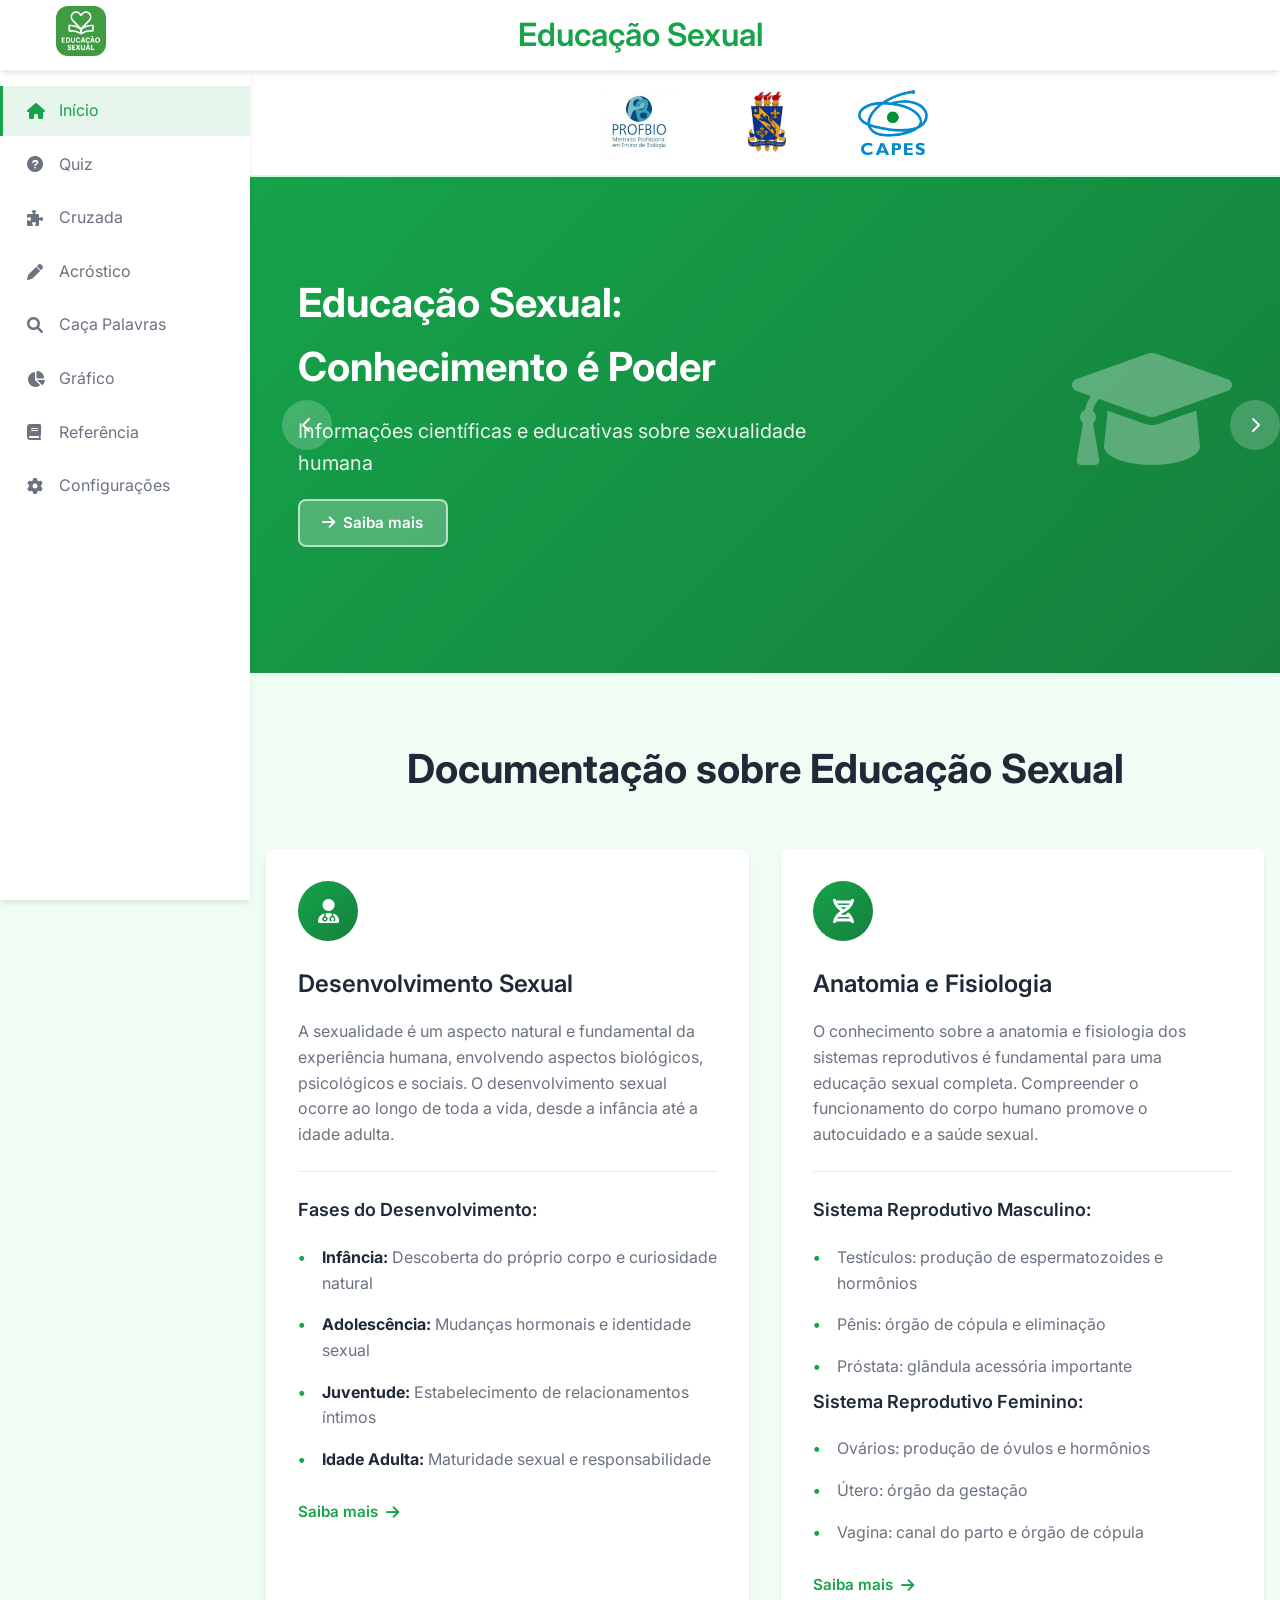
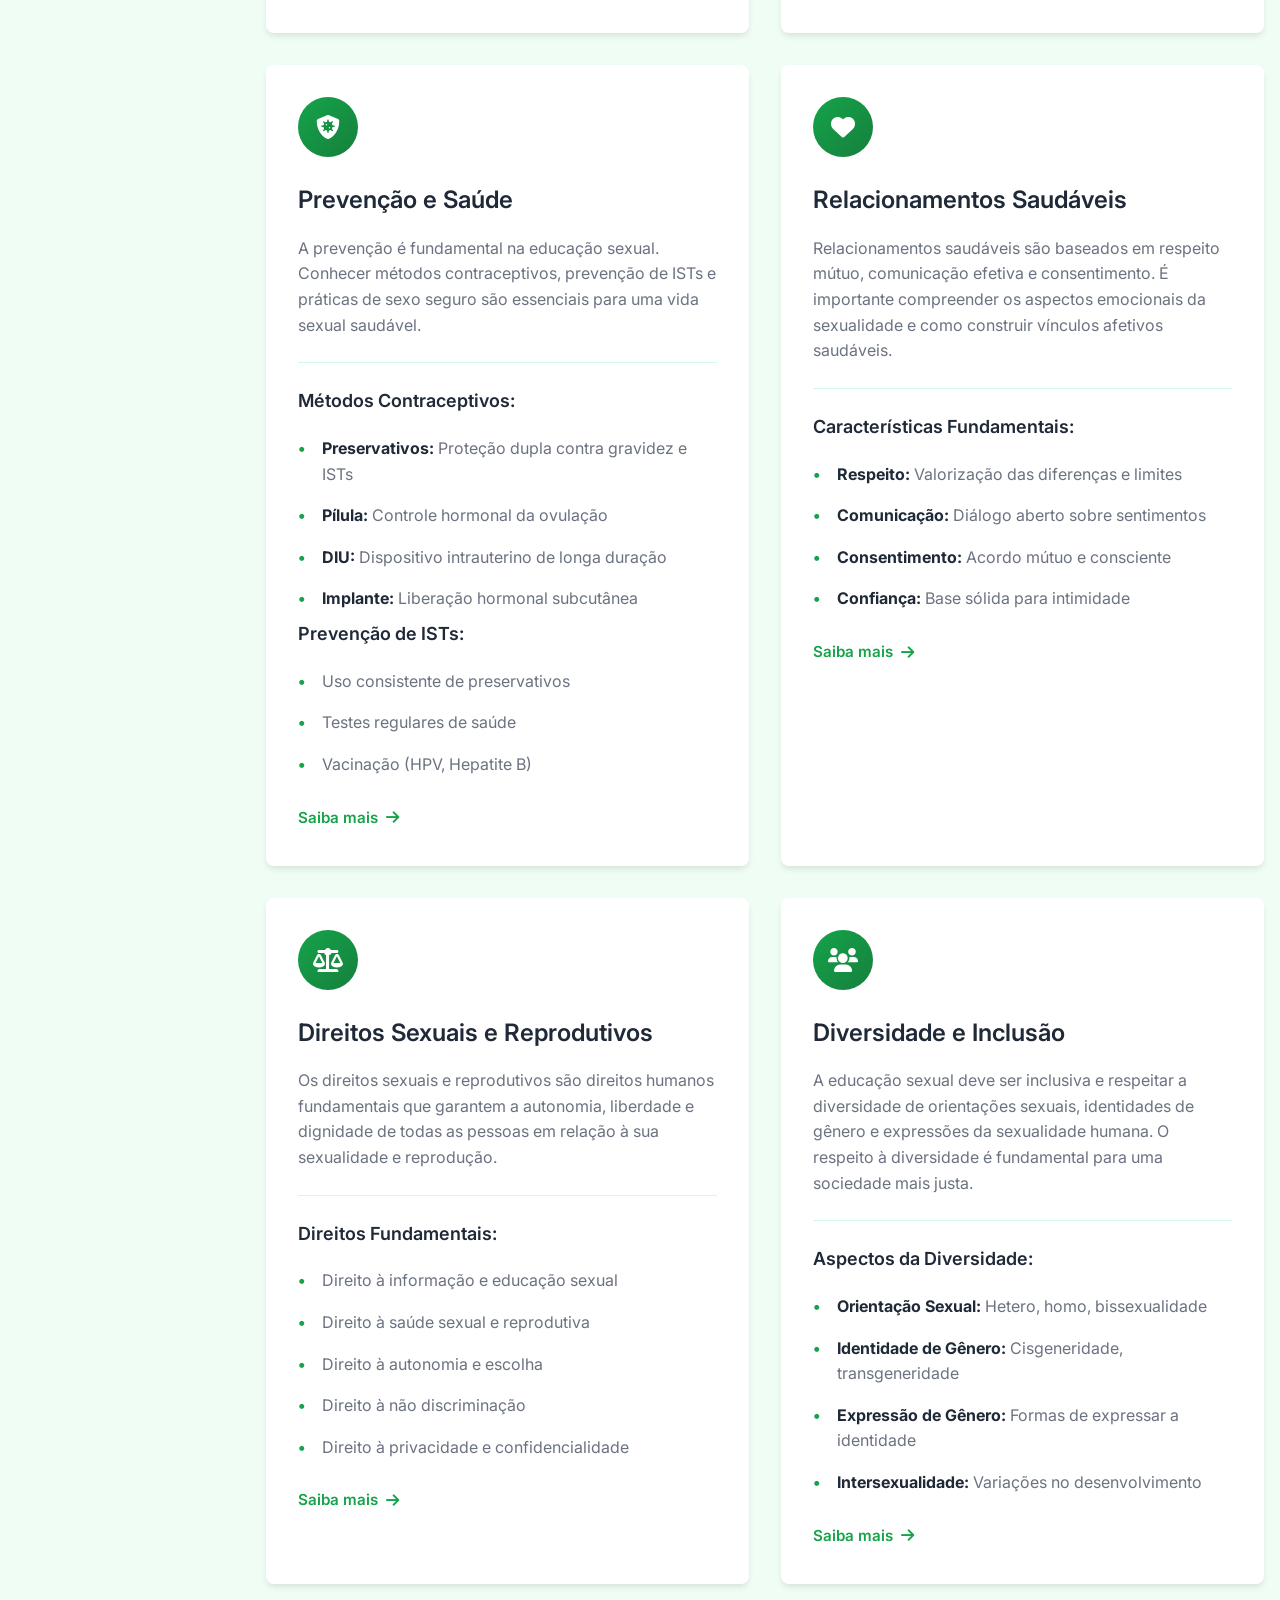
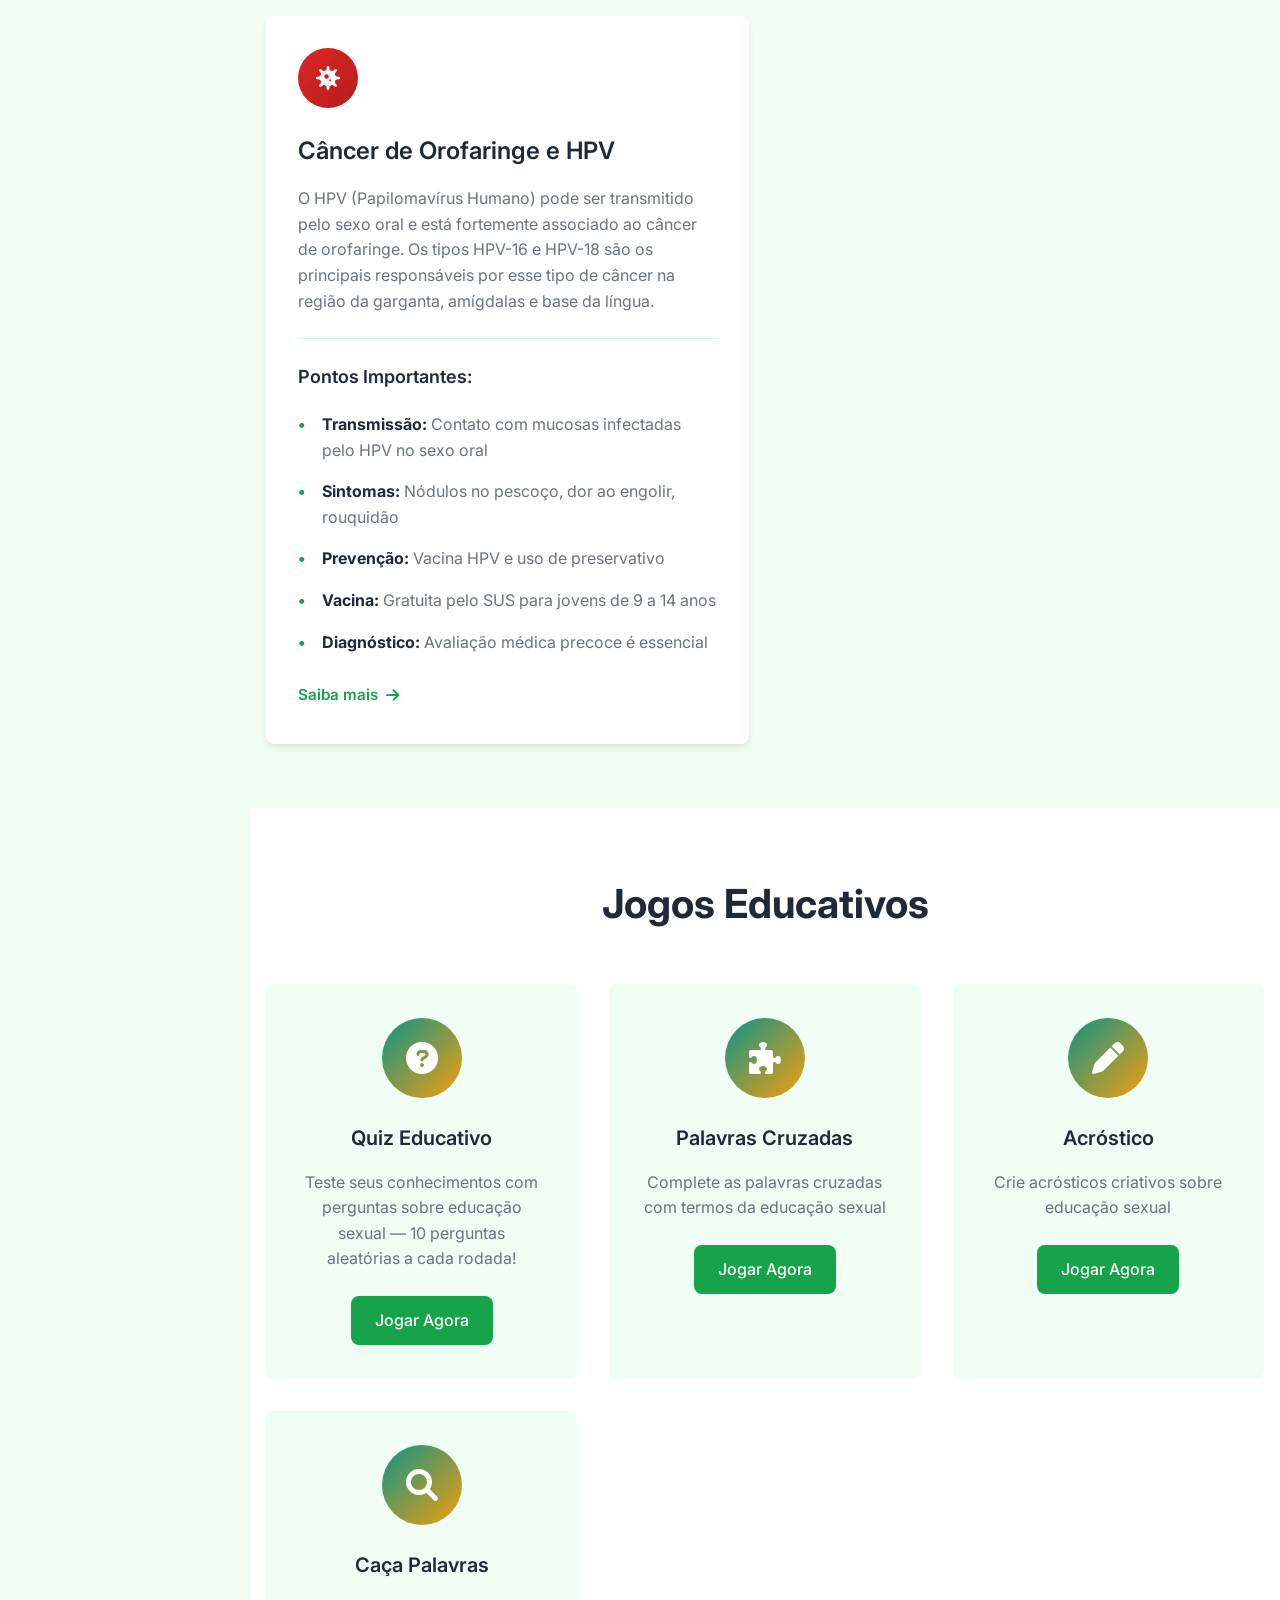
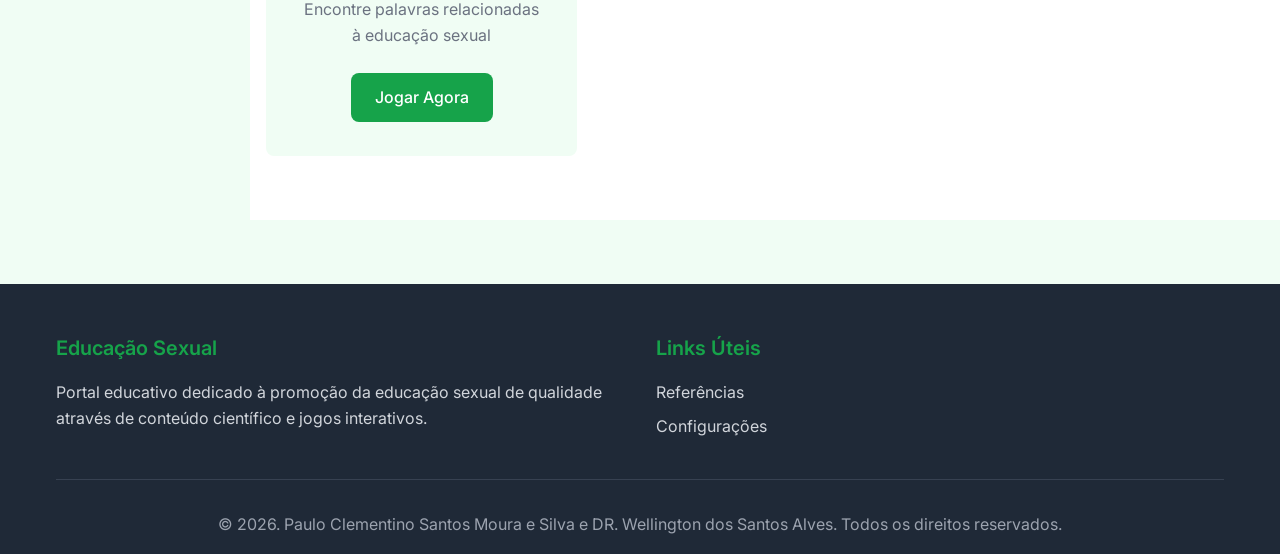
<file: index.html>
<!DOCTYPE html>
<html lang="pt-BR">
<head>
    <meta charset="UTF-8">
    <meta name="viewport" content="width=device-width, initial-scale=1.0">
    <title>Educação Sexual - Portal Educativo</title>
    <link rel="stylesheet" href="styles/main.css?v=3">
    <link rel="stylesheet" href="styles/responsive.css?v=3">
    <link href="https://cdnjs.cloudflare.com/ajax/libs/font-awesome/6.0.0/css/all.min.css" rel="stylesheet">
    <link href="https://fonts.googleapis.com/css2?family=Inter:wght@300;400;500;600;700&display=swap" rel="stylesheet">
    <style>
        /* Logos Section */
        .logos-section {
            background: var(--surface-color);
            padding: 1.25rem 0;
            border-bottom: 2px solid var(--border-color);
        }
        .logos-bar {
            display: flex;
            justify-content: center;
            align-items: center;
            gap: 4rem;
            flex-wrap: wrap;
            padding: 0 1rem;
        }
        .logos-bar img {
            height: 65px;
            width: auto;
            object-fit: contain;
        }

        /* Carousel slide link button */
        .slide-link-btn {
            display: inline-flex;
            align-items: center;
            gap: 0.5rem;
            margin-top: 1.25rem;
            background: rgba(255,255,255,0.25);
            color: white;
            padding: 0.6rem 1.4rem;
            border-radius: var(--border-radius);
            text-decoration: none;
            font-weight: 600;
            font-size: 0.95rem;
            transition: var(--transition);
            border: 2px solid rgba(255,255,255,0.6);
        }
        .slide-link-btn:hover {
            background: rgba(255,255,255,0.4);
            color: white;
        }

        /* Saiba Mais link on cards */
        .saiba-mais-btn {
            display: inline-flex;
            align-items: center;
            gap: 0.5rem;
            margin-top: 1.25rem;
            color: var(--primary-color);
            font-weight: 600;
            text-decoration: none;
            font-size: 0.95rem;
            transition: var(--transition);
            border-bottom: 2px solid transparent;
            padding-bottom: 2px;
        }
        .saiba-mais-btn:hover {
            border-bottom-color: var(--primary-color);
            gap: 0.75rem;
        }

        /* HPV card header — destaque em vermelho */
        .card-icon.hpv-icon {
            background: linear-gradient(135deg, #dc2626, #b91c1c);
        }
    </style>
</head>
<body>
    <!-- Navigation -->
    <nav class="navbar">
        <div class="nav-container">
            <div class="nav-logo">
                <img src="assets/logo-app.jpeg" alt="Logo">
            </div>
            <div class="nav-title">
                <h1>Educação Sexual</h1>
            </div>
            <div class="nav-toggle" id="nav-toggle">
                <i class="fas fa-bars"></i>
            </div>
        </div>
    </nav>

    <!-- Sidebar -->
    <aside class="sidebar" id="sidebar">
        <div class="sidebar-content">
            <ul class="sidebar-menu">
                <li><a href="index.html" class="active"><i class="fas fa-home"></i> Início</a></li>
                <li><a href="pages/quiz.html"><i class="fas fa-question-circle"></i> Quiz</a></li>
                <li><a href="pages/crossword.html"><i class="fas fa-puzzle-piece"></i> Cruzada</a></li>
                <li><a href="pages/acrostic.html"><i class="fas fa-pen"></i> Acróstico</a></li>
                <li><a href="pages/wordsearch.html"><i class="fas fa-search"></i> Caça Palavras</a></li>
                <li><a href="pages/charts.html"><i class="fas fa-chart-pie"></i> Gráfico</a></li>
                <li><a href="pages/references.html"><i class="fas fa-book"></i> Referência</a></li>
                <li><a href="pages/settings.html"><i class="fas fa-cog"></i> Configurações</a></li>
            </ul>
        </div>
    </aside>

    <!-- Main Content -->
    <main class="main-content">

        <!-- Institution Logos -->
        <section class="logos-section">
            <div class="logos-bar">
                <img src="assets/logo-profbio.jpeg" alt="PROFBIO - Mestrado Profissional em Ensino de Biologia">
                <img src="assets/logo-ufpb.jpeg" alt="Universidade Federal da Paraíba">
                <img src="assets/logo-capes.png" alt="CAPES">
            </div>
        </section>

        <!-- Hero Section with Carousel -->
        <section class="hero">
            <div class="carousel-container">
                <div class="carousel" id="carousel">
                    <div class="carousel-slide active">
                        <div class="slide-content">
                            <h2>Educação Sexual: Conhecimento é Poder</h2>
                            <p>Informações científicas e educativas sobre sexualidade humana</p>
                            <a href="pages/slide-conhecimento.html" class="slide-link-btn">
                                <i class="fas fa-arrow-right"></i> Saiba mais
                            </a>
                        </div>
                        <div class="slide-image">
                            <i class="fas fa-graduation-cap"></i>
                        </div>
                    </div>
                    <div class="carousel-slide">
                        <div class="slide-content">
                            <h2>Saúde e Bem-estar</h2>
                            <p>Promovendo a saúde sexual e reprodutiva através da educação</p>
                            <a href="pages/slide-saude.html" class="slide-link-btn">
                                <i class="fas fa-arrow-right"></i> Saiba mais
                            </a>
                        </div>
                        <div class="slide-image">
                            <i class="fas fa-heart"></i>
                        </div>
                    </div>
                    <div class="carousel-slide">
                        <div class="slide-content">
                            <h2>Prevenção e Cuidado</h2>
                            <p>Informações sobre prevenção e cuidados com a saúde sexual</p>
                            <a href="pages/slide-prevencao.html" class="slide-link-btn">
                                <i class="fas fa-arrow-right"></i> Saiba mais
                            </a>
                        </div>
                        <div class="slide-image">
                            <i class="fas fa-shield-alt"></i>
                        </div>
                    </div>
                </div>
                <div class="carousel-controls">
                    <button class="carousel-btn prev" id="prevBtn"><i class="fas fa-chevron-left"></i></button>
                    <button class="carousel-btn next" id="nextBtn"><i class="fas fa-chevron-right"></i></button>
                </div>
                <div class="carousel-indicators" id="indicators"></div>
            </div>
        </section>

        <!-- Educational Content -->
        <section class="content-section">
            <div class="container">
                <h2 class="section-title">Documentação sobre Educação Sexual</h2>

                <div class="content-grid">
                    <!-- Card 1: Desenvolvimento Sexual -->
                    <article class="content-card">
                        <div class="card-icon">
                            <i class="fas fa-user-md"></i>
                        </div>
                        <h3>Desenvolvimento Sexual</h3>
                        <p>A sexualidade é um aspecto natural e fundamental da experiência humana, envolvendo aspectos biológicos, psicológicos e sociais. O desenvolvimento sexual ocorre ao longo de toda a vida, desde a infância até a idade adulta.</p>
                        <div class="content-details">
                            <h4>Fases do Desenvolvimento:</h4>
                            <ul>
                                <li><strong>Infância:</strong> Descoberta do próprio corpo e curiosidade natural</li>
                                <li><strong>Adolescência:</strong> Mudanças hormonais e identidade sexual</li>
                                <li><strong>Juventude:</strong> Estabelecimento de relacionamentos íntimos</li>
                                <li><strong>Idade Adulta:</strong> Maturidade sexual e responsabilidade</li>
                            </ul>
                        </div>
                        <a href="pages/detail-desenvolvimento.html" class="saiba-mais-btn">
                            Saiba mais <i class="fas fa-arrow-right"></i>
                        </a>
                    </article>

                    <!-- Card 2: Anatomia e Fisiologia -->
                    <article class="content-card">
                        <div class="card-icon">
                            <i class="fas fa-dna"></i>
                        </div>
                        <h3>Anatomia e Fisiologia</h3>
                        <p>O conhecimento sobre a anatomia e fisiologia dos sistemas reprodutivos é fundamental para uma educação sexual completa. Compreender o funcionamento do corpo humano promove o autocuidado e a saúde sexual.</p>
                        <div class="content-details">
                            <h4>Sistema Reprodutivo Masculino:</h4>
                            <ul>
                                <li>Testículos: produção de espermatozoides e hormônios</li>
                                <li>Pênis: órgão de cópula e eliminação</li>
                                <li>Próstata: glândula acessória importante</li>
                            </ul>
                            <h4>Sistema Reprodutivo Feminino:</h4>
                            <ul>
                                <li>Ovários: produção de óvulos e hormônios</li>
                                <li>Útero: órgão da gestação</li>
                                <li>Vagina: canal do parto e órgão de cópula</li>
                            </ul>
                        </div>
                        <a href="pages/detail-anatomia.html" class="saiba-mais-btn">
                            Saiba mais <i class="fas fa-arrow-right"></i>
                        </a>
                    </article>

                    <!-- Card 3: Prevenção e Saúde -->
                    <article class="content-card">
                        <div class="card-icon">
                            <i class="fas fa-shield-virus"></i>
                        </div>
                        <h3>Prevenção e Saúde</h3>
                        <p>A prevenção é fundamental na educação sexual. Conhecer métodos contraceptivos, prevenção de ISTs e práticas de sexo seguro são essenciais para uma vida sexual saudável.</p>
                        <div class="content-details">
                            <h4>Métodos Contraceptivos:</h4>
                            <ul>
                                <li><strong>Preservativos:</strong> Proteção dupla contra gravidez e ISTs</li>
                                <li><strong>Pílula:</strong> Controle hormonal da ovulação</li>
                                <li><strong>DIU:</strong> Dispositivo intrauterino de longa duração</li>
                                <li><strong>Implante:</strong> Liberação hormonal subcutânea</li>
                            </ul>
                            <h4>Prevenção de ISTs:</h4>
                            <ul>
                                <li>Uso consistente de preservativos</li>
                                <li>Testes regulares de saúde</li>
                                <li>Vacinação (HPV, Hepatite B)</li>
                            </ul>
                        </div>
                        <a href="pages/detail-prevencao.html" class="saiba-mais-btn">
                            Saiba mais <i class="fas fa-arrow-right"></i>
                        </a>
                    </article>

                    <!-- Card 4: Relacionamentos Saudáveis -->
                    <article class="content-card">
                        <div class="card-icon">
                            <i class="fas fa-heart"></i>
                        </div>
                        <h3>Relacionamentos Saudáveis</h3>
                        <p>Relacionamentos saudáveis são baseados em respeito mútuo, comunicação efetiva e consentimento. É importante compreender os aspectos emocionais da sexualidade e como construir vínculos afetivos saudáveis.</p>
                        <div class="content-details">
                            <h4>Características Fundamentais:</h4>
                            <ul>
                                <li><strong>Respeito:</strong> Valorização das diferenças e limites</li>
                                <li><strong>Comunicação:</strong> Diálogo aberto sobre sentimentos</li>
                                <li><strong>Consentimento:</strong> Acordo mútuo e consciente</li>
                                <li><strong>Confiança:</strong> Base sólida para intimidade</li>
                            </ul>
                        </div>
                        <a href="pages/detail-relacionamentos.html" class="saiba-mais-btn">
                            Saiba mais <i class="fas fa-arrow-right"></i>
                        </a>
                    </article>

                    <!-- Card 5: Direitos Sexuais e Reprodutivos -->
                    <article class="content-card">
                        <div class="card-icon">
                            <i class="fas fa-balance-scale"></i>
                        </div>
                        <h3>Direitos Sexuais e Reprodutivos</h3>
                        <p>Os direitos sexuais e reprodutivos são direitos humanos fundamentais que garantem a autonomia, liberdade e dignidade de todas as pessoas em relação à sua sexualidade e reprodução.</p>
                        <div class="content-details">
                            <h4>Direitos Fundamentais:</h4>
                            <ul>
                                <li>Direito à informação e educação sexual</li>
                                <li>Direito à saúde sexual e reprodutiva</li>
                                <li>Direito à autonomia e escolha</li>
                                <li>Direito à não discriminação</li>
                                <li>Direito à privacidade e confidencialidade</li>
                            </ul>
                        </div>
                        <a href="pages/detail-direitos.html" class="saiba-mais-btn">
                            Saiba mais <i class="fas fa-arrow-right"></i>
                        </a>
                    </article>

                    <!-- Card 6: Diversidade e Inclusão -->
                    <article class="content-card">
                        <div class="card-icon">
                            <i class="fas fa-users"></i>
                        </div>
                        <h3>Diversidade e Inclusão</h3>
                        <p>A educação sexual deve ser inclusiva e respeitar a diversidade de orientações sexuais, identidades de gênero e expressões da sexualidade humana. O respeito à diversidade é fundamental para uma sociedade mais justa.</p>
                        <div class="content-details">
                            <h4>Aspectos da Diversidade:</h4>
                            <ul>
                                <li><strong>Orientação Sexual:</strong> Hetero, homo, bissexualidade</li>
                                <li><strong>Identidade de Gênero:</strong> Cisgeneridade, transgeneridade</li>
                                <li><strong>Expressão de Gênero:</strong> Formas de expressar a identidade</li>
                                <li><strong>Intersexualidade:</strong> Variações no desenvolvimento</li>
                            </ul>
                        </div>
                        <a href="pages/detail-diversidade.html" class="saiba-mais-btn">
                            Saiba mais <i class="fas fa-arrow-right"></i>
                        </a>
                    </article>

                    <!-- Card 7: Câncer de Orofaringe e HPV (NOVO) -->
                    <article class="content-card">
                        <div class="card-icon hpv-icon">
                            <i class="fas fa-virus"></i>
                        </div>
                        <h3>Câncer de Orofaringe e HPV</h3>
                        <p>O HPV (Papilomavírus Humano) pode ser transmitido pelo sexo oral e está fortemente associado ao câncer de orofaringe. Os tipos HPV-16 e HPV-18 são os principais responsáveis por esse tipo de câncer na região da garganta, amígdalas e base da língua.</p>
                        <div class="content-details">
                            <h4>Pontos Importantes:</h4>
                            <ul>
                                <li><strong>Transmissão:</strong> Contato com mucosas infectadas pelo HPV no sexo oral</li>
                                <li><strong>Sintomas:</strong> Nódulos no pescoço, dor ao engolir, rouquidão</li>
                                <li><strong>Prevenção:</strong> Vacina HPV e uso de preservativo</li>
                                <li><strong>Vacina:</strong> Gratuita pelo SUS para jovens de 9 a 14 anos</li>
                                <li><strong>Diagnóstico:</strong> Avaliação médica precoce é essencial</li>
                            </ul>
                        </div>
                        <a href="pages/detail-hpv-orofaringe.html" class="saiba-mais-btn">
                            Saiba mais <i class="fas fa-arrow-right"></i>
                        </a>
                    </article>
                </div>
            </div>
        </section>

        <!-- Interactive Games Preview -->
        <section class="games-preview">
            <div class="container">
                <h2 class="section-title">Jogos Educativos</h2>
                <div class="games-grid">
                    <div class="game-card">
                        <div class="game-icon">
                            <i class="fas fa-question-circle"></i>
                        </div>
                        <h3>Quiz Educativo</h3>
                        <p>Teste seus conhecimentos com perguntas sobre educação sexual — 10 perguntas aleatórias a cada rodada!</p>
                        <a href="pages/quiz.html" class="game-link">Jogar Agora</a>
                    </div>
                    <div class="game-card">
                        <div class="game-icon">
                            <i class="fas fa-puzzle-piece"></i>
                        </div>
                        <h3>Palavras Cruzadas</h3>
                        <p>Complete as palavras cruzadas com termos da educação sexual</p>
                        <a href="pages/crossword.html" class="game-link">Jogar Agora</a>
                    </div>
                    <div class="game-card">
                        <div class="game-icon">
                            <i class="fas fa-pen"></i>
                        </div>
                        <h3>Acróstico</h3>
                        <p>Crie acrósticos criativos sobre educação sexual</p>
                        <a href="pages/acrostic.html" class="game-link">Jogar Agora</a>
                    </div>
                    <div class="game-card">
                        <div class="game-icon">
                            <i class="fas fa-search"></i>
                        </div>
                        <h3>Caça Palavras</h3>
                        <p>Encontre palavras relacionadas à educação sexual</p>
                        <a href="pages/wordsearch.html" class="game-link">Jogar Agora</a>
                    </div>
                </div>
            </div>
        </section>
    </main>

    <!-- Footer -->
    <footer class="footer">
        <div class="container">
            <div class="footer-content">
                <div class="footer-section">
                    <h3>Educação Sexual</h3>
                    <p>Portal educativo dedicado à promoção da educação sexual de qualidade através de conteúdo científico e jogos interativos.</p>
                </div>
                <div class="footer-section">
                    <h3>Links Úteis</h3>
                    <ul>
                        <li><a href="pages/references.html">Referências</a></li>
                        <li><a href="pages/settings.html">Configurações</a></li>
                    </ul>
                </div>
            </div>
            <div class="footer-bottom">
                <p>&copy; 2026. Paulo Clementino Santos Moura e Silva e DR. Wellington dos Santos Alves. Todos os direitos reservados.</p>
            </div>
        </div>
    </footer>

    <script src="js/storage.js?v=2"></script>
    <script src="js/carousel.js?v=2"></script>
    <script src="js/main.js?v=2"></script>
</body>
</html>
</file>
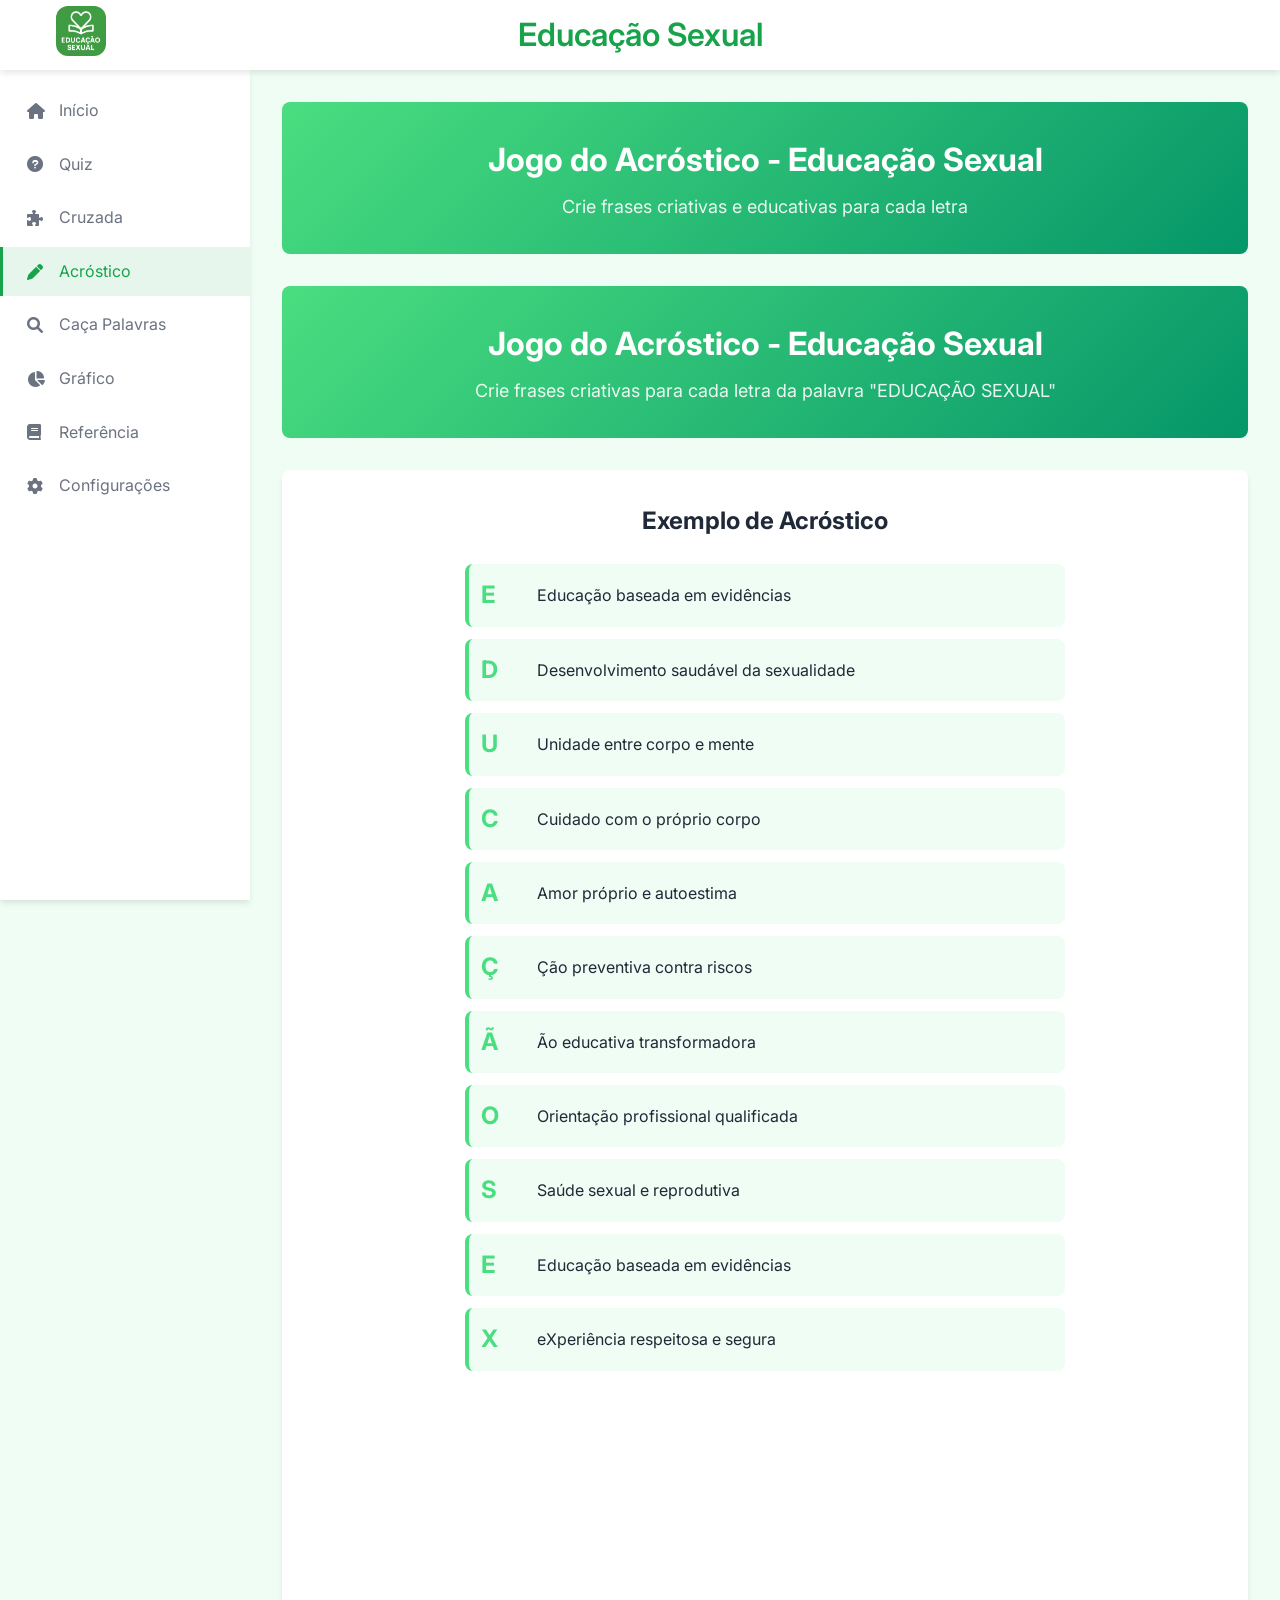
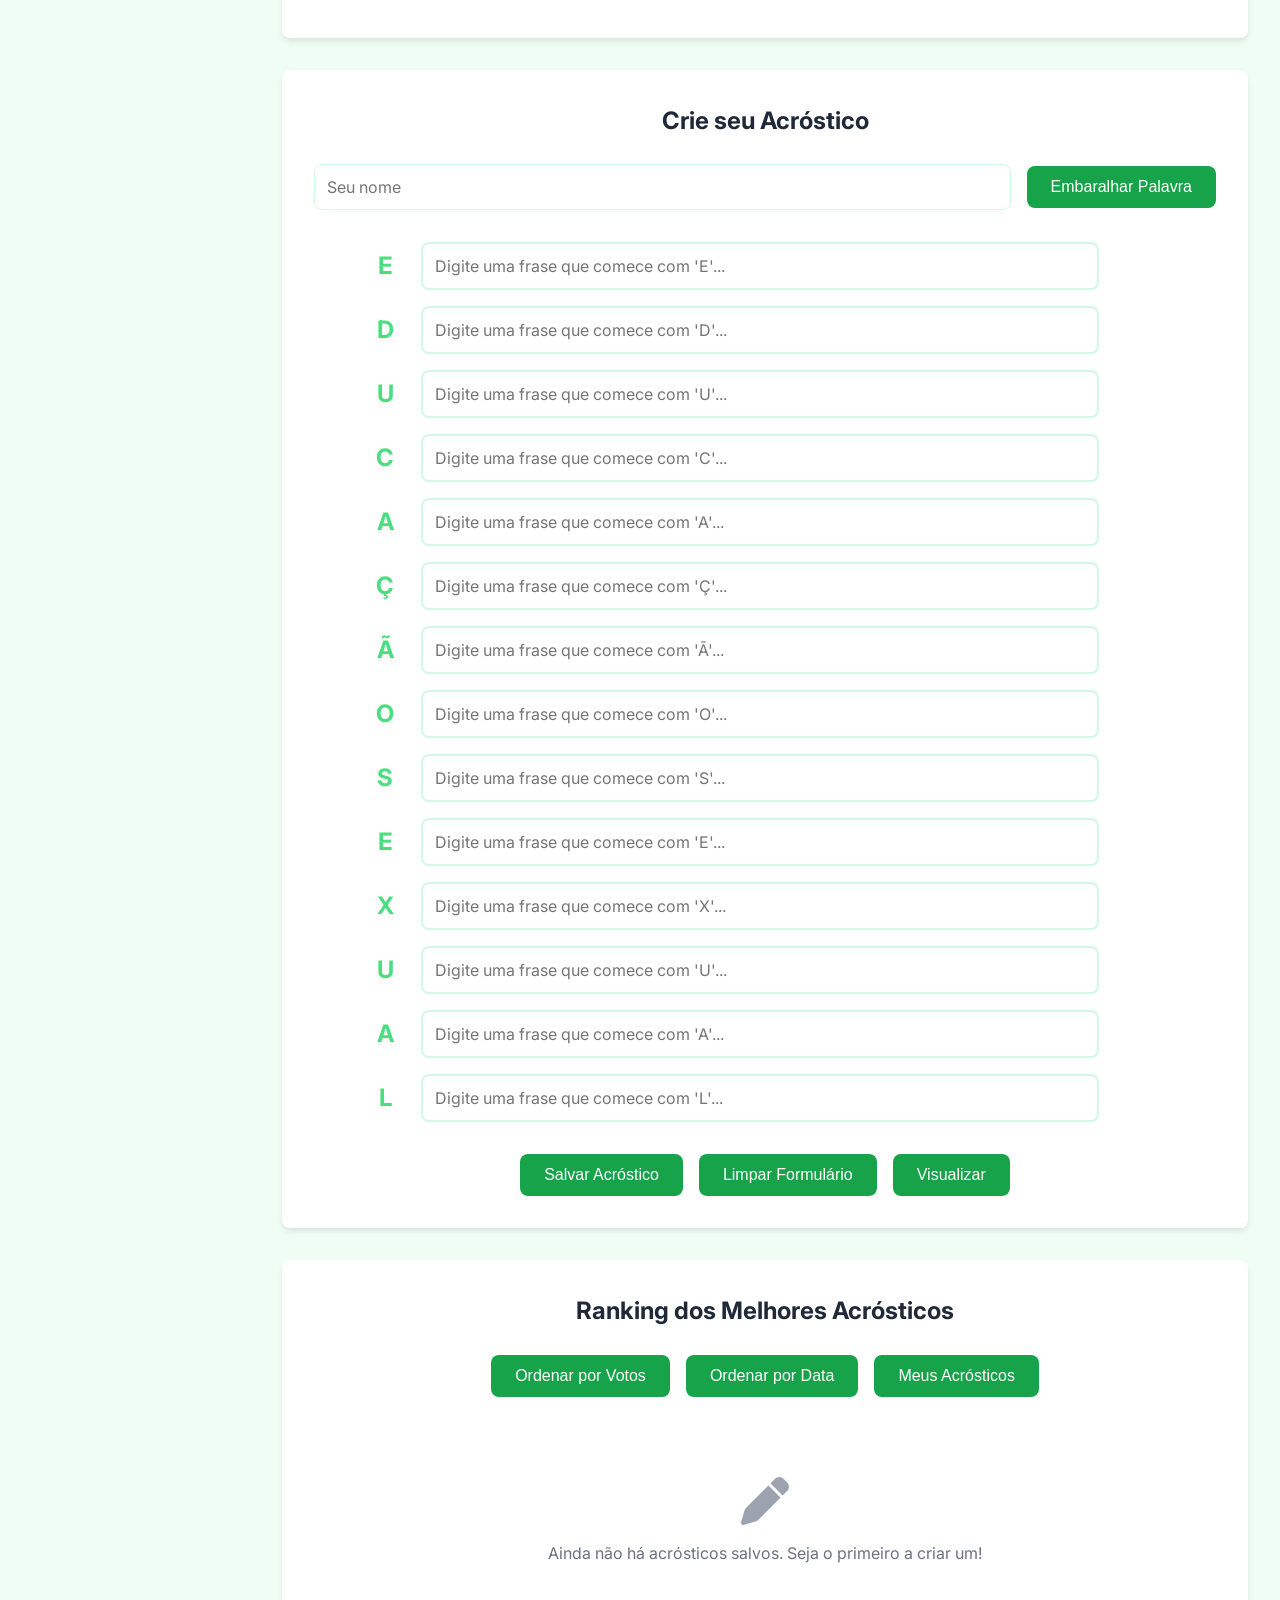
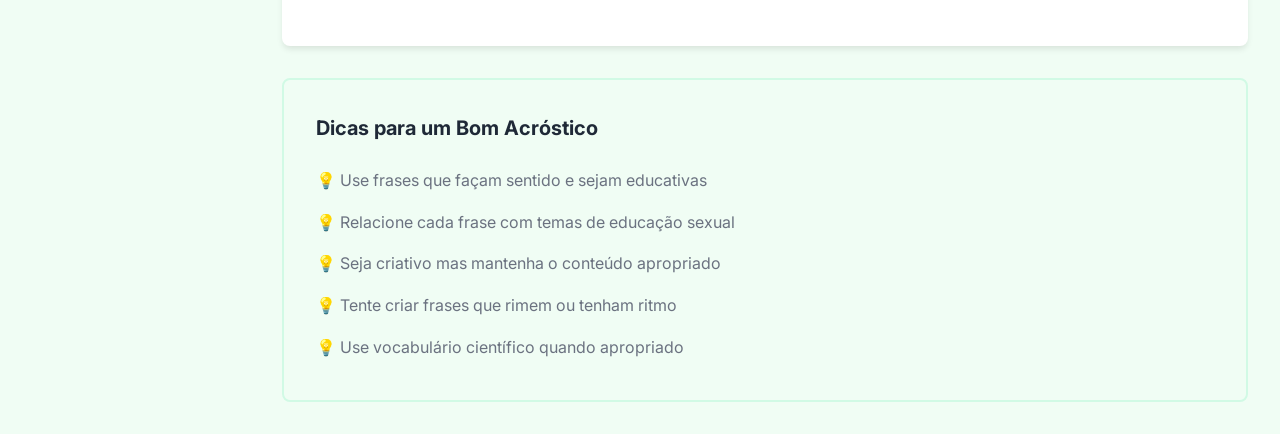
<file: pages/acrostic.html>
<!DOCTYPE html>
<html lang="pt-BR">
<head>
    <meta charset="UTF-8">
    <meta name="viewport" content="width=device-width, initial-scale=1.0">
    <title>Acróstico - Educação Sexual</title>
    <link rel="stylesheet" href="../styles/main.css">
    <link rel="stylesheet" href="../styles/responsive.css">
    <link href="https://cdnjs.cloudflare.com/ajax/libs/font-awesome/6.0.0/css/all.min.css" rel="stylesheet">
    <link href="https://fonts.googleapis.com/css2?family=Inter:wght@300;400;500;600;700&display=swap" rel="stylesheet">
    <style>
        .acrostic-container {
            max-width: 1200px;
            margin: 0 auto;
            padding: 2rem;
        }

        .acrostic-header {
            background: linear-gradient(135deg, var(--accent-color), #059669);
            color: white;
            padding: 2rem;
            border-radius: var(--border-radius);
            margin-bottom: 2rem;
            text-align: center;
        }

        .acrostic-header h2 {
            font-size: 2rem;
            margin-bottom: 0.5rem;
        }

        .acrostic-header p {
            opacity: 0.9;
            font-size: 1.125rem;
        }

        .acrostic-example {
            background: var(--surface-color);
            padding: 2rem;
            border-radius: var(--border-radius);
            box-shadow: var(--shadow-md);
            margin-bottom: 2rem;
        }

        .acrostic-example h3 {
            font-size: 1.5rem;
            color: var(--text-primary);
            margin-bottom: 1.5rem;
            text-align: center;
        }

        .example-acrostic,
        .preview-acrostic {
            max-width: 600px;
            margin: 0 auto;
        }

        .acrostic-line {
            display: flex;
            align-items: center;
            margin-bottom: 0.75rem;
            padding: 0.75rem;
            background: var(--background-color);
            border-radius: var(--border-radius);
            border-left: 4px solid var(--accent-color);
        }

        .acrostic-line.example-line {
            opacity: 0;
            transform: translateX(-20px);
        }

        .letter {
            font-size: 1.5rem;
            font-weight: 700;
            color: var(--accent-color);
            min-width: 40px;
            margin-right: 1rem;
        }

        .phrase {
            color: var(--text-primary);
            font-size: 1rem;
            line-height: 1.4;
        }

        .acrostic-creator {
            background: var(--surface-color);
            padding: 2rem;
            border-radius: var(--border-radius);
            box-shadow: var(--shadow-md);
            margin-bottom: 2rem;
        }

        .acrostic-creator h3 {
            font-size: 1.5rem;
            color: var(--text-primary);
            margin-bottom: 1.5rem;
            text-align: center;
        }

        .player-info {
            display: flex;
            gap: 1rem;
            margin-bottom: 2rem;
            align-items: center;
        }

        .player-info input {
            flex: 1;
        }

        .acrostic-form {
            max-width: 800px;
            margin: 0 auto;
        }

        .acrostic-input-group {
            display: flex;
            align-items: center;
            margin-bottom: 1rem;
            gap: 1rem;
        }

        .letter-label {
            font-size: 1.5rem;
            font-weight: 700;
            color: var(--accent-color);
            min-width: 40px;
            text-align: center;
        }

        .acrostic-input {
            flex: 1;
            padding: 0.75rem;
            border: 2px solid var(--border-color);
            border-radius: var(--border-radius);
            font-size: 1rem;
            transition: var(--transition);
        }

        .acrostic-input:focus {
            border-color: var(--accent-color);
            box-shadow: 0 0 0 3px rgba(16, 185, 129, 0.1);
        }

        .input-feedback {
            min-height: 1.25rem;
            font-size: 0.875rem;
            margin-left: 50px;
        }

        .input-feedback.success {
            color: var(--accent-color);
        }

        .input-feedback.error {
            color: #ef4444;
        }

        .input-feedback.warning {
            color: var(--secondary-color);
        }

        .form-actions {
            display: flex;
            justify-content: center;
            gap: 1rem;
            margin-top: 2rem;
            flex-wrap: wrap;
        }

        .acrostic-preview {
            background: var(--surface-color);
            padding: 2rem;
            border-radius: var(--border-radius);
            box-shadow: var(--shadow-lg);
            margin-bottom: 2rem;
            border: 2px solid var(--accent-color);
        }

        .acrostic-preview h3 {
            font-size: 1.5rem;
            color: var(--text-primary);
            margin-bottom: 1.5rem;
            text-align: center;
        }

        .preview-header {
            text-align: center;
            margin-bottom: 2rem;
        }

        .preview-header h4 {
            font-size: 1.25rem;
            color: var(--text-primary);
            margin-bottom: 0.5rem;
        }

        .preview-header p {
            color: var(--text-secondary);
        }

        .preview-actions {
            display: flex;
            justify-content: center;
            gap: 1rem;
            margin-top: 2rem;
        }

        .acrostic-ranking {
            background: var(--surface-color);
            padding: 2rem;
            border-radius: var(--border-radius);
            box-shadow: var(--shadow-md);
            margin-bottom: 2rem;
        }

        .acrostic-ranking h3 {
            font-size: 1.5rem;
            color: var(--text-primary);
            margin-bottom: 1.5rem;
            text-align: center;
        }

        .ranking-controls {
            display: flex;
            justify-content: center;
            gap: 1rem;
            margin-bottom: 2rem;
            flex-wrap: wrap;
        }

        .ranking-list {
            max-width: 1000px;
            margin: 0 auto;
        }

        .ranking-item {
            display: flex;
            background: var(--background-color);
            border-radius: var(--border-radius);
            padding: 1.5rem;
            margin-bottom: 1rem;
            box-shadow: var(--shadow-sm);
            transition: var(--transition);
        }

        .ranking-item:hover {
            transform: translateY(-2px);
            box-shadow: var(--shadow-md);
        }

        .ranking-position {
            font-size: 1.5rem;
            font-weight: 700;
            color: var(--accent-color);
            min-width: 50px;
            display: flex;
            align-items: center;
            justify-content: center;
        }

        .ranking-content {
            flex: 1;
            margin-left: 1rem;
        }

        .ranking-header {
            display: flex;
            justify-content: space-between;
            align-items: center;
            margin-bottom: 1rem;
        }

        .ranking-header h4 {
            font-size: 1.125rem;
            color: var(--text-primary);
            margin: 0;
        }

        .ranking-stats {
            display: flex;
            gap: 1rem;
            align-items: center;
        }

        .ranking-stats span {
            display: flex;
            align-items: center;
            gap: 0.25rem;
            font-size: 0.875rem;
            color: var(--text-secondary);
        }

        .ranking-stats i {
            color: var(--primary-color);
        }

        .ranking-acrostic {
            margin-bottom: 1rem;
        }

        .acrostic-word {
            font-weight: 600;
            color: var(--text-primary);
            margin-bottom: 0.75rem;
        }

        .acrostic-preview-short {
            background: var(--surface-color);
            padding: 1rem;
            border-radius: var(--border-radius);
        }

        .mini-line {
            display: flex;
            align-items: center;
            margin-bottom: 0.5rem;
        }

        .mini-letter {
            font-weight: 600;
            color: var(--accent-color);
            min-width: 25px;
            margin-right: 0.5rem;
        }

        .mini-phrase {
            color: var(--text-secondary);
            font-size: 0.875rem;
        }

        .more-lines {
            text-align: center;
            color: var(--text-light);
            font-style: italic;
            font-size: 0.875rem;
        }

        .ranking-actions {
            display: flex;
            gap: 0.75rem;
            align-items: center;
        }

        .vote-btn {
            display: flex;
            align-items: center;
            gap: 0.25rem;
        }

        .empty-ranking {
            text-align: center;
            padding: 3rem;
            color: var(--text-secondary);
        }

        .empty-ranking i {
            font-size: 3rem;
            color: var(--text-light);
            margin-bottom: 1rem;
        }

        .acrostic-tips {
            background: var(--background-color);
            padding: 2rem;
            border-radius: var(--border-radius);
            border: 2px solid var(--border-color);
        }

        .acrostic-tips h3 {
            font-size: 1.25rem;
            color: var(--text-primary);
            margin-bottom: 1rem;
        }

        .acrostic-tips ul {
            list-style: none;
            padding-left: 0;
        }

        .acrostic-tips li {
            padding: 0.5rem 0;
            color: var(--text-secondary);
            position: relative;
            padding-left: 1.5rem;
        }

        .acrostic-tips li::before {
            content: '💡';
            position: absolute;
            left: 0;
        }

        .acrostic-modal {
            position: fixed;
            top: 0;
            left: 0;
            width: 100%;
            height: 100%;
            z-index: 2000;
            display: flex;
            align-items: center;
            justify-content: center;
        }

        .modal-overlay {
            position: absolute;
            top: 0;
            left: 0;
            width: 100%;
            height: 100%;
            background: rgba(0, 0, 0, 0.8);
        }

        .modal-content {
            position: relative;
            background: var(--surface-color);
            padding: 2rem;
            border-radius: var(--border-radius);
            max-width: 600px;
            width: 90%;
            max-height: 80vh;
            overflow-y: auto;
        }

        .modal-header {
            display: flex;
            justify-content: space-between;
            align-items: center;
            margin-bottom: 1.5rem;
            padding-bottom: 1rem;
            border-bottom: 2px solid var(--border-color);
        }

        .modal-header h3 {
            color: var(--text-primary);
            margin: 0;
        }

        .modal-close {
            background: none;
            border: none;
            font-size: 1.5rem;
            color: var(--text-secondary);
            cursor: pointer;
            padding: 0.25rem;
        }

        .modal-close:hover {
            color: var(--text-primary);
        }

        .modal-body {
            color: var(--text-secondary);
        }

        .full-acrostic {
            margin-bottom: 2rem;
        }

        .acrostic-word-display {
            text-align: center;
            font-size: 1.125rem;
            font-weight: 600;
            color: var(--text-primary);
            margin-bottom: 1.5rem;
        }

        .modal-line {
            margin-bottom: 0.75rem;
            padding: 0.75rem;
            background: var(--background-color);
            border-radius: var(--border-radius);
        }

        .acrostic-meta {
            background: var(--background-color);
            padding: 1rem;
            border-radius: var(--border-radius);
            border-top: 3px solid var(--accent-color);
        }

        .acrostic-meta p {
            margin-bottom: 0.5rem;
            color: var(--text-secondary);
        }

        .my-acrostics-header {
            display: flex;
            justify-content: space-between;
            align-items: center;
            margin-bottom: 1.5rem;
            padding-bottom: 1rem;
            border-bottom: 2px solid var(--border-color);
        }

        .my-acrostics-header h4 {
            color: var(--text-primary);
            margin: 0;
        }

        .my-acrostic {
            border-left: 4px solid var(--accent-color);
        }

        .hidden {
            display: none;
        }

        @media (max-width: 768px) {
            .acrostic-container {
                padding: 1rem;
            }

            .acrostic-header {
                padding: 1.5rem;
            }

            .acrostic-header h2 {
                font-size: 1.5rem;
            }

            .player-info {
                flex-direction: column;
            }

            .acrostic-input-group {
                flex-direction: column;
                align-items: stretch;
            }

            .letter-label {
                text-align: left;
                margin-bottom: 0.5rem;
            }

            .input-feedback {
                margin-left: 0;
            }

            .form-actions {
                flex-direction: column;
            }

            .form-actions .btn {
                width: 100%;
            }

            .ranking-controls {
                flex-direction: column;
            }

            .ranking-controls .btn {
                width: 100%;
            }

            .ranking-item {
                flex-direction: column;
                text-align: center;
            }

            .ranking-content {
                margin-left: 0;
                margin-top: 1rem;
            }

            .ranking-header {
                flex-direction: column;
                gap: 0.5rem;
            }

            .ranking-actions {
                justify-content: center;
                margin-top: 1rem;
            }

            .modal-content {
                padding: 1.5rem;
            }

            .preview-actions {
                flex-direction: column;
            }

            .preview-actions .btn {
                width: 100%;
            }
        }
    </style>
</head>
<body>
    <!-- Navigation -->
    <nav class="navbar">
        <div class="nav-container">
            <div class="nav-logo">
                <img src="../assets/logo.jpg" alt="Logo">
            </div>
            <div class="nav-title">
                <h1>Educação Sexual</h1>
            </div>
            <div class="nav-toggle" id="nav-toggle">
                <i class="fas fa-bars"></i>
            </div>
        </div>
    </nav>

    <!-- Sidebar -->
    <aside class="sidebar" id="sidebar">
        <div class="sidebar-content">
            <ul class="sidebar-menu">
                <li><a href="../index.html"><i class="fas fa-home"></i> Início</a></li>
                <li><a href="quiz.html"><i class="fas fa-question-circle"></i> Quiz</a></li>
                <li><a href="crossword.html"><i class="fas fa-puzzle-piece"></i> Cruzada</a></li>
                <li><a href="acrostic.html" class="active"><i class="fas fa-pen"></i> Acróstico</a></li>
                <li><a href="wordsearch.html"><i class="fas fa-search"></i> Caça Palavras</a></li>
                <li><a href="charts.html"><i class="fas fa-chart-pie"></i> Gráfico</a></li>
                <li><a href="references.html"><i class="fas fa-book"></i> Referência</a></li>
                <li><a href="settings.html"><i class="fas fa-cog"></i> Configurações</a></li>
            </ul>
        </div>
    </aside>

    <!-- Main Content -->
    <main class="main-content">
        <div class="acrostic-container">
            <div class="acrostic-header">
                <h2>Jogo do Acróstico - Educação Sexual</h2>
                <p>Crie frases criativas e educativas para cada letra</p>
            </div>

            <div id="acrostic-container">
                <!-- Acrostic game content will be dynamically inserted here -->
            </div>
        </div>
    </main>

    <script src="../js/storage.js"></script>
    <script src="../js/main.js"></script>
    <script src="../js/acrostic.js"></script>
</body>
</html>
</file>
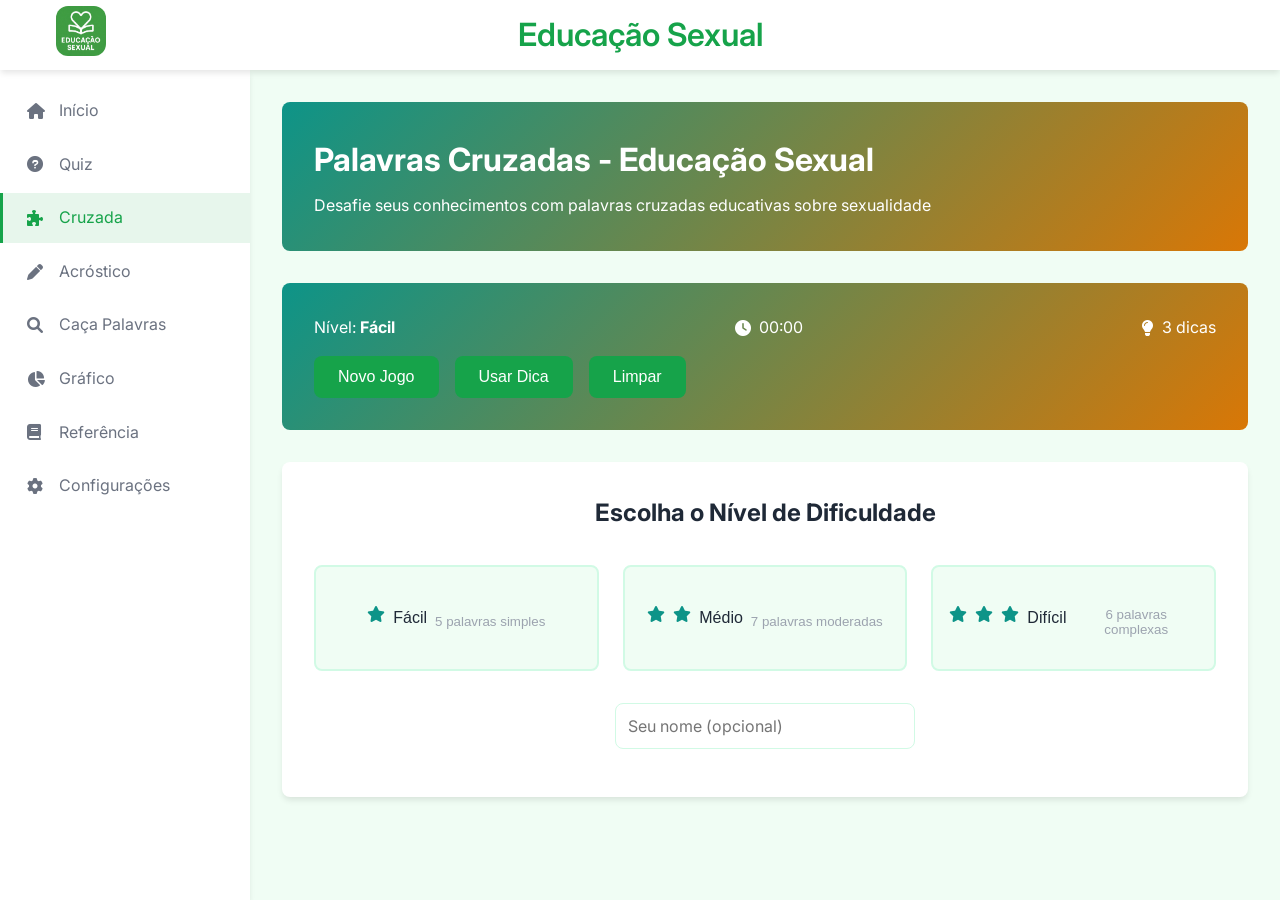
<file: pages/crossword.html>
<!DOCTYPE html>
<html lang="pt-BR">
<head>
    <meta charset="UTF-8">
    <meta name="viewport" content="width=device-width, initial-scale=1.0">
    <title>Palavras Cruzadas - Educação Sexual</title>
    <link rel="stylesheet" href="../styles/main.css">
    <link rel="stylesheet" href="../styles/responsive.css">
    <link href="https://cdnjs.cloudflare.com/ajax/libs/font-awesome/6.0.0/css/all.min.css" rel="stylesheet">
    <link href="https://fonts.googleapis.com/css2?family=Inter:wght@300;400;500;600;700&display=swap" rel="stylesheet">
    <style>
        .crossword-container {
            max-width: 1400px;
            margin: 0 auto;
            padding: 2rem;
        }

        .crossword-header {
            background: linear-gradient(135deg, var(--secondary-color), #d97706);
            color: white;
            padding: 2rem;
            border-radius: var(--border-radius);
            margin-bottom: 2rem;
        }

        .crossword-header h1 {
            font-size: 2rem;
            margin-bottom: 0.5rem;
        }

        .game-info {
            display: flex;
            justify-content: space-between;
            align-items: center;
            margin-bottom: 1rem;
            flex-wrap: wrap;
            gap: 1rem;
        }

        .game-info > div {
            display: flex;
            align-items: center;
            gap: 0.5rem;
        }

        .game-controls {
            display: flex;
            gap: 1rem;
            flex-wrap: wrap;
        }

        .level-selection {
            background: var(--surface-color);
            padding: 2rem;
            border-radius: var(--border-radius);
            box-shadow: var(--shadow-md);
            text-align: center;
        }

        .level-selection h3 {
            font-size: 1.5rem;
            color: var(--text-primary);
            margin-bottom: 2rem;
        }

        .level-buttons {
            display: grid;
            grid-template-columns: repeat(auto-fit, minmax(200px, 1fr));
            gap: 1.5rem;
            margin-bottom: 2rem;
        }

        .level-btn {
            padding: 2rem 1rem;
            border: 2px solid var(--border-color);
            background: var(--background-color);
            color: var(--text-primary);
            border-radius: var(--border-radius);
            cursor: pointer;
            transition: var(--transition);
            text-align: center;
        }

        .level-btn:hover {
            border-color: var(--secondary-color);
            background: rgba(245, 158, 11, 0.1);
        }

        .level-btn i {
            color: var(--secondary-color);
            margin-bottom: 0.5rem;
        }

        .level-btn small {
            display: block;
            color: var(--text-light);
            margin-top: 0.5rem;
        }

        .player-name-input {
            max-width: 300px;
            margin: 0 auto;
        }

        .player-name-input input {
            margin-bottom: 1rem;
        }

        .game-content {
            display: grid;
            grid-template-columns: 1fr 300px;
            gap: 2rem;
            align-items: start;
        }

        .crossword-grid-container {
            background: var(--surface-color);
            padding: 2rem;
            border-radius: var(--border-radius);
            box-shadow: var(--shadow-md);
        }

        .crossword-grid {
            display: grid;
            gap: 1px;
            background: var(--border-color);
            border: 2px solid var(--border-color);
            border-radius: var(--border-radius);
            overflow: hidden;
            max-width: 100%;
            margin: 0 auto;
        }

        .crossword-cell {
            width: 32px;
            height: 32px;
            position: relative;
            background: var(--text-light);
        }

        .crossword-cell.active {
            background: white;
        }

        .crossword-cell.blocked {
            background: var(--text-primary);
        }

        .cell-number {
            position: absolute;
            top: 2px;
            left: 2px;
            font-size: 0.6rem;
            font-weight: bold;
            color: var(--text-primary);
            line-height: 1;
        }

        .cell-input {
            width: 100%;
            height: 100%;
            border: none;
            background: transparent;
            text-align: center;
            font-size: 0.875rem;
            font-weight: bold;
            color: var(--text-primary);
            text-transform: uppercase;
            padding: 0;
        }

        .cell-input:focus {
            outline: 2px solid var(--primary-color);
            outline-offset: -2px;
        }

        .cell-input.selected {
            background: rgba(99, 102, 241, 0.2);
        }

        .cell-input.highlighted {
            background: rgba(245, 158, 11, 0.3);
        }

        .cell-input.hint-letter {
            background: rgba(16, 185, 129, 0.3);
            color: var(--accent-color);
        }

        .clues-container {
            background: var(--surface-color);
            padding: 2rem;
            border-radius: var(--border-radius);
            box-shadow: var(--shadow-md);
            height: fit-content;
        }

        .clues-section {
            margin-bottom: 2rem;
        }

        .clues-section h4 {
            font-size: 1.25rem;
            color: var(--text-primary);
            margin-bottom: 1rem;
            padding-bottom: 0.5rem;
            border-bottom: 2px solid var(--border-color);
        }

        .clues-list {
            list-style: none;
        }

        .clues-list li {
            padding: 0.75rem;
            margin-bottom: 0.5rem;
            background: var(--background-color);
            border-radius: var(--border-radius);
            cursor: pointer;
            transition: var(--transition);
            border-left: 3px solid transparent;
        }

        .clues-list li:hover {
            background: rgba(99, 102, 241, 0.1);
            border-left-color: var(--primary-color);
        }

        .clues-list li.completed {
            background: rgba(16, 185, 129, 0.1);
            border-left-color: var(--accent-color);
            color: var(--accent-color);
        }

        .clue-number {
            font-weight: 600;
            color: var(--primary-color);
            margin-right: 0.5rem;
        }

        .clue-text {
            color: var(--text-primary);
        }

        .clue-length {
            color: var(--text-light);
            font-size: 0.875rem;
            margin-left: 0.5rem;
        }

        .completion-modal {
            position: fixed;
            top: 0;
            left: 0;
            width: 100%;
            height: 100%;
            background: rgba(0, 0, 0, 0.8);
            display: flex;
            align-items: center;
            justify-content: center;
            z-index: 2000;
        }

        .modal-content {
            background: var(--surface-color);
            padding: 3rem;
            border-radius: var(--border-radius);
            max-width: 500px;
            width: 90%;
            text-align: center;
            box-shadow: var(--shadow-lg);
        }

        .modal-content h3 {
            font-size: 2rem;
            color: var(--text-primary);
            margin-bottom: 2rem;
        }

        .completion-stats {
            margin-bottom: 2rem;
        }

        .stat-item {
            display: flex;
            align-items: center;
            justify-content: space-between;
            padding: 0.75rem;
            margin-bottom: 0.5rem;
            background: var(--background-color);
            border-radius: var(--border-radius);
        }

        .stat-item i {
            color: var(--primary-color);
            margin-right: 0.5rem;
        }

        .completion-actions {
            display: flex;
            gap: 1rem;
            justify-content: center;
            flex-wrap: wrap;
        }

        .hidden {
            display: none;
        }

        @media (max-width: 1024px) {
            .game-content {
                grid-template-columns: 1fr;
            }

            .clues-container {
                order: -1;
            }

            .crossword-grid {
                justify-self: center;
            }
        }

        @media (max-width: 768px) {
            .crossword-container {
                padding: 1rem;
            }

            .crossword-header {
                padding: 1.5rem;
            }

            .crossword-header h1 {
                font-size: 1.5rem;
            }

            .game-info {
                flex-direction: column;
                align-items: flex-start;
            }

            .game-controls {
                width: 100%;
            }

            .game-controls .btn {
                flex: 1;
                min-width: 0;
            }

            .level-buttons {
                grid-template-columns: 1fr;
            }

            .crossword-grid-container,
            .clues-container {
                padding: 1rem;
            }

            .crossword-cell {
                width: 24px;
                height: 24px;
            }

            .cell-input {
                font-size: 0.75rem;
            }

            .completion-actions {
                flex-direction: column;
            }

            .completion-actions .btn {
                width: 100%;
            }
        }
    </style>
</head>
<body>
    <!-- Navigation -->
    <nav class="navbar">
        <div class="nav-container">
            <div class="nav-logo">
                <img src="../assets/logo.jpg" alt="Logo">
            </div>
            <div class="nav-title">
                <h1>Educação Sexual</h1>
            </div>
            <div class="nav-toggle" id="nav-toggle">
                <i class="fas fa-bars"></i>
            </div>
        </div>
    </nav>

    <!-- Sidebar -->
    <aside class="sidebar" id="sidebar">
        <div class="sidebar-content">
            <ul class="sidebar-menu">
                <li><a href="../index.html"><i class="fas fa-home"></i> Início</a></li>
                <li><a href="quiz.html"><i class="fas fa-question-circle"></i> Quiz</a></li>
                <li><a href="crossword.html" class="active"><i class="fas fa-puzzle-piece"></i> Cruzada</a></li>
                <li><a href="acrostic.html"><i class="fas fa-pen"></i> Acróstico</a></li>
                <li><a href="wordsearch.html"><i class="fas fa-search"></i> Caça Palavras</a></li>
                <li><a href="charts.html"><i class="fas fa-chart-pie"></i> Gráfico</a></li>
                <li><a href="references.html"><i class="fas fa-book"></i> Referência</a></li>
                <li><a href="settings.html"><i class="fas fa-cog"></i> Configurações</a></li>
            </ul>
        </div>
    </aside>

    <!-- Main Content -->
    <main class="main-content">
        <div class="crossword-container">
            <div class="crossword-header">
                <h1>Palavras Cruzadas - Educação Sexual</h1>
                <p>Desafie seus conhecimentos com palavras cruzadas educativas sobre sexualidade</p>
            </div>

            <div id="crossword-container">
                <!-- Crossword game content will be dynamically inserted here -->
            </div>
        </div>
    </main>

    <script src="../js/storage.js"></script>
    <script src="../js/main.js"></script>
    <script src="../js/crossword.js"></script>
</body>
</html>
</file>
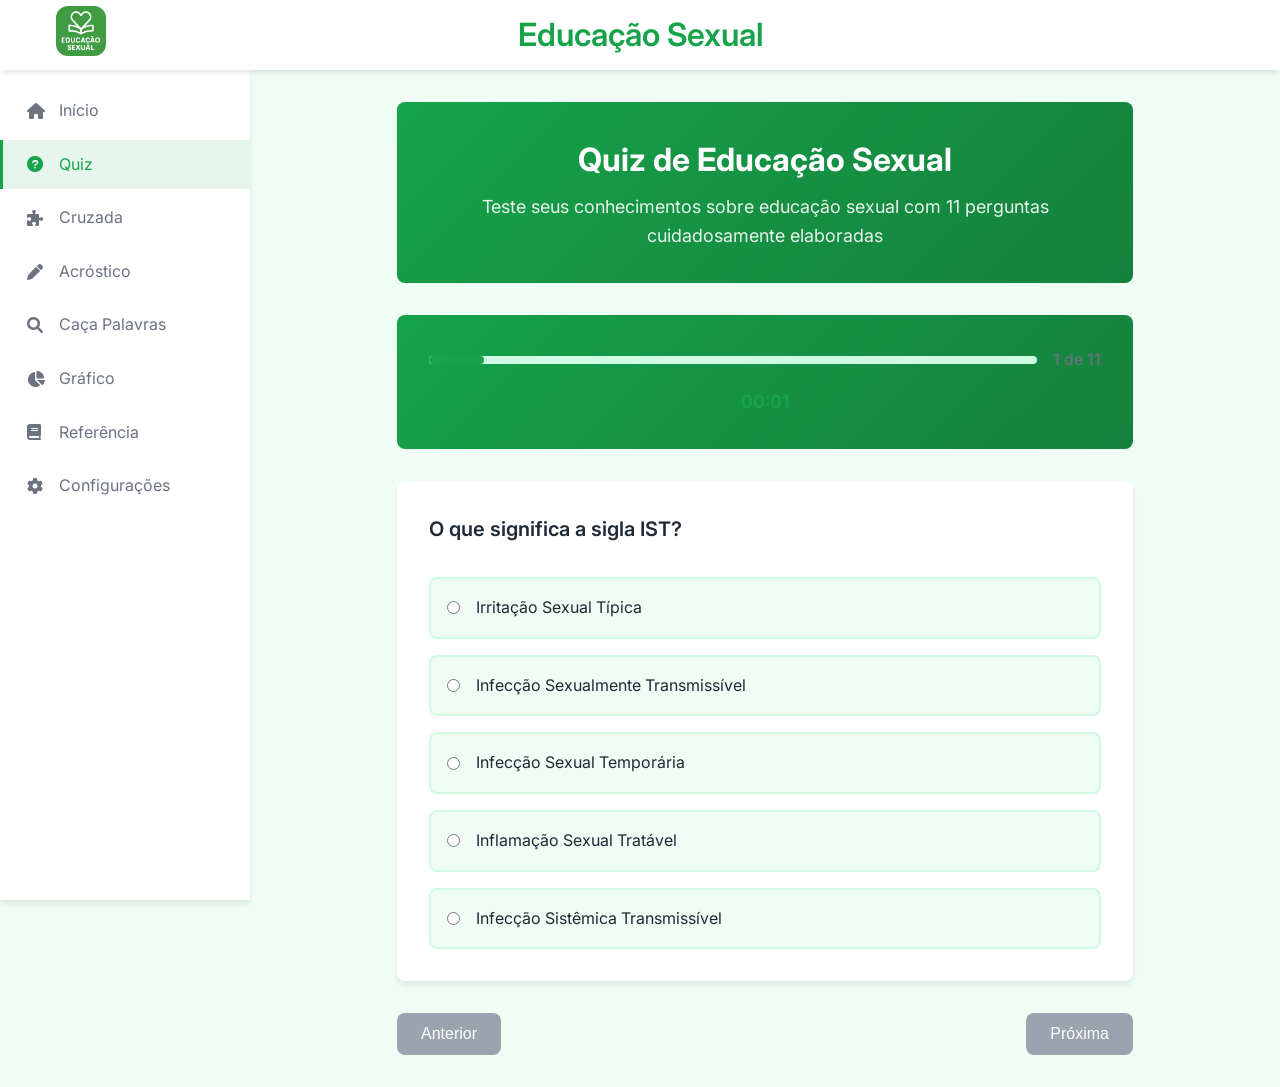
<file: pages/quiz.html>
<!DOCTYPE html>
<html lang="pt-BR">
<head>
    <meta charset="UTF-8">
    <meta name="viewport" content="width=device-width, initial-scale=1.0">
    <title>Quiz - Educação Sexual</title>
    <link rel="stylesheet" href="../styles/main.css">
    <link rel="stylesheet" href="../styles/responsive.css">
    <link href="https://cdnjs.cloudflare.com/ajax/libs/font-awesome/6.0.0/css/all.min.css" rel="stylesheet">
    <link href="https://fonts.googleapis.com/css2?family=Inter:wght@300;400;500;600;700&display=swap" rel="stylesheet">
    <style>
        .quiz-container {
            max-width: 800px;
            margin: 0 auto;
            padding: 2rem;
        }

        .quiz-header {
            background: linear-gradient(135deg, var(--primary-color), var(--primary-dark));
            color: white;
            padding: 2rem;
            border-radius: var(--border-radius);
            margin-bottom: 2rem;
            text-align: center;
        }

        .quiz-header h1 {
            font-size: 2rem;
            margin-bottom: 0.5rem;
        }

        .quiz-header p {
            opacity: 0.9;
            font-size: 1.125rem;
        }

        .quiz-progress {
            display: flex;
            align-items: center;
            justify-content: space-between;
            margin-bottom: 1rem;
        }

        .progress-bar {
            flex: 1;
            height: 8px;
            background: var(--border-color);
            border-radius: 4px;
            margin-right: 1rem;
            overflow: hidden;
        }

        .progress-fill {
            height: 100%;
            background: var(--primary-color);
            border-radius: 4px;
            transition: width 0.3s ease;
            width: 0%;
        }

        .progress-text {
            font-weight: 500;
            color: var(--text-secondary);
        }

        .quiz-timer {
            font-weight: 600;
            color: var(--primary-color);
            font-size: 1.125rem;
        }

        .question-container {
            background: var(--surface-color);
            padding: 2rem;
            border-radius: var(--border-radius);
            box-shadow: var(--shadow-md);
            margin-bottom: 2rem;
        }

        .question-text {
            font-size: 1.25rem;
            font-weight: 600;
            color: var(--text-primary);
            margin-bottom: 2rem;
            line-height: 1.6;
        }

        .options-container {
            display: flex;
            flex-direction: column;
            gap: 1rem;
        }

        .option {
            background: var(--background-color);
            border: 2px solid var(--border-color);
            border-radius: var(--border-radius);
            padding: 1rem;
            cursor: pointer;
            transition: var(--transition);
            display: flex;
            align-items: center;
        }

        .option:hover {
            border-color: var(--primary-color);
            background: rgba(99, 102, 241, 0.05);
        }

        .option.selected {
            border-color: var(--primary-color);
            background: rgba(99, 102, 241, 0.1);
        }

        .option input[type="radio"] {
            margin-right: 1rem;
            width: auto;
        }

        .option label {
            cursor: pointer;
            font-size: 1rem;
            color: var(--text-primary);
            margin: 0;
        }

        .quiz-navigation {
            display: flex;
            justify-content: space-between;
            align-items: center;
            gap: 1rem;
        }

        .quiz-results {
            background: var(--surface-color);
            border-radius: var(--border-radius);
            padding: 2rem;
            box-shadow: var(--shadow-lg);
        }

        .results-header {
            text-align: center;
            margin-bottom: 2rem;
        }

        .results-header h2 {
            font-size: 2rem;
            color: var(--text-primary);
            margin-bottom: 1rem;
        }

        .score-display {
            display: inline-block;
            padding: 1.5rem 2rem;
            border-radius: var(--border-radius);
            margin-bottom: 1rem;
        }

        .score-display.excellent {
            background: linear-gradient(135deg, #22c55e, #16a34a);
            color: white;
        }

        .score-display.good {
            background: linear-gradient(135deg, #3b82f6, #2563eb);
            color: white;
        }

        .score-display.fair {
            background: linear-gradient(135deg, #f59e0b, #d97706);
            color: white;
        }

        .score-display.poor {
            background: linear-gradient(135deg, #ef4444, #dc2626);
            color: white;
        }

        .score-number {
            font-size: 2.5rem;
            font-weight: 700;
            display: block;
        }

        .score-label {
            font-size: 1.125rem;
            opacity: 0.9;
        }

        .results-summary {
            display: grid;
            grid-template-columns: repeat(auto-fit, minmax(200px, 1fr));
            gap: 1rem;
            margin-bottom: 2rem;
        }

        .summary-item {
            display: flex;
            align-items: center;
            gap: 0.75rem;
            padding: 1rem;
            background: var(--background-color);
            border-radius: var(--border-radius);
        }

        .summary-item i {
            color: var(--primary-color);
            font-size: 1.25rem;
        }

        .detailed-results {
            margin-bottom: 2rem;
        }

        .detailed-results h3 {
            font-size: 1.5rem;
            color: var(--text-primary);
            margin-bottom: 1.5rem;
            border-bottom: 2px solid var(--border-color);
            padding-bottom: 0.5rem;
        }

        .result-item {
            background: var(--background-color);
            border-radius: var(--border-radius);
            padding: 1.5rem;
            margin-bottom: 1rem;
            border-left: 4px solid var(--border-color);
        }

        .result-item.correct {
            border-left-color: var(--accent-color);
            background: rgba(16, 185, 129, 0.05);
        }

        .result-item.incorrect {
            border-left-color: #ef4444;
            background: rgba(239, 68, 68, 0.05);
        }

        .result-header {
            display: flex;
            align-items: center;
            gap: 1rem;
            margin-bottom: 1rem;
        }

        .result-number {
            background: var(--primary-color);
            color: white;
            width: 32px;
            height: 32px;
            border-radius: 50%;
            display: flex;
            align-items: center;
            justify-content: center;
            font-weight: 600;
            font-size: 0.875rem;
        }

        .result-header i {
            font-size: 1.25rem;
        }

        .result-header i.fa-check {
            color: var(--accent-color);
        }

        .result-header i.fa-times {
            color: #ef4444;
        }

        .result-content h4 {
            font-size: 1.125rem;
            color: var(--text-primary);
            margin-bottom: 1rem;
        }

        .answer-comparison {
            margin-bottom: 1rem;
        }

        .user-answer,
        .correct-answer {
            padding: 0.75rem;
            border-radius: var(--border-radius);
            margin-bottom: 0.5rem;
        }

        .user-answer {
            background: rgba(99, 102, 241, 0.1);
            border: 1px solid rgba(99, 102, 241, 0.2);
        }

        .correct-answer {
            background: rgba(16, 185, 129, 0.1);
            border: 1px solid rgba(16, 185, 129, 0.2);
        }

        .explanation {
            background: var(--surface-color);
            padding: 1rem;
            border-radius: var(--border-radius);
            border-left: 3px solid var(--primary-color);
            color: var(--text-secondary);
        }

        .results-actions {
            display: flex;
            justify-content: center;
            gap: 1rem;
            flex-wrap: wrap;
        }

        .hidden {
            display: none;
        }

        @media (max-width: 768px) {
            .quiz-container {
                padding: 1rem;
            }

            .quiz-header {
                padding: 1.5rem;
            }

            .quiz-header h1 {
                font-size: 1.5rem;
            }

            .question-container {
                padding: 1.5rem;
            }

            .question-text {
                font-size: 1.125rem;
            }

            .quiz-navigation {
                flex-direction: column;
            }

            .quiz-navigation .btn {
                width: 100%;
            }

            .results-summary {
                grid-template-columns: 1fr;
            }

            .results-actions {
                flex-direction: column;
            }

            .results-actions .btn {
                width: 100%;
            }
        }
    </style>
</head>
<body>
    <!-- Navigation -->
    <nav class="navbar">
        <div class="nav-container">
            <div class="nav-logo">
                <img src="../assets/logo.jpg" alt="Logo">
            </div>
            <div class="nav-title">
                <h1>Educação Sexual</h1>
            </div>
            <div class="nav-toggle" id="nav-toggle">
                <i class="fas fa-bars"></i>
            </div>
        </div>
    </nav>

    <!-- Sidebar -->
    <aside class="sidebar" id="sidebar">
        <div class="sidebar-content">
            <ul class="sidebar-menu">
                <li><a href="../index.html"><i class="fas fa-home"></i> Início</a></li>
                <li><a href="quiz.html" class="active"><i class="fas fa-question-circle"></i> Quiz</a></li>
                <li><a href="crossword.html"><i class="fas fa-puzzle-piece"></i> Cruzada</a></li>
                <li><a href="acrostic.html"><i class="fas fa-pen"></i> Acróstico</a></li>
                <li><a href="wordsearch.html"><i class="fas fa-search"></i> Caça Palavras</a></li>
                <li><a href="charts.html"><i class="fas fa-chart-pie"></i> Gráfico</a></li>
                <li><a href="references.html"><i class="fas fa-book"></i> Referência</a></li>
                <li><a href="settings.html"><i class="fas fa-cog"></i> Configurações</a></li>
            </ul>
        </div>
    </aside>

    <!-- Main Content -->
    <main class="main-content">
        <div class="quiz-container">
            <div class="quiz-header">
                <h1>Quiz de Educação Sexual</h1>
                <p>Teste seus conhecimentos sobre educação sexual com 11 perguntas cuidadosamente elaboradas</p>
            </div>

            <div id="quiz-container">
                <!-- Quiz content will be dynamically inserted here -->
            </div>
        </div>
    </main>

    <script src="../js/storage.js"></script>
    <script src="../js/main.js"></script>
    <script src="../js/quiz.js"></script>
</body>
</html>
</file>
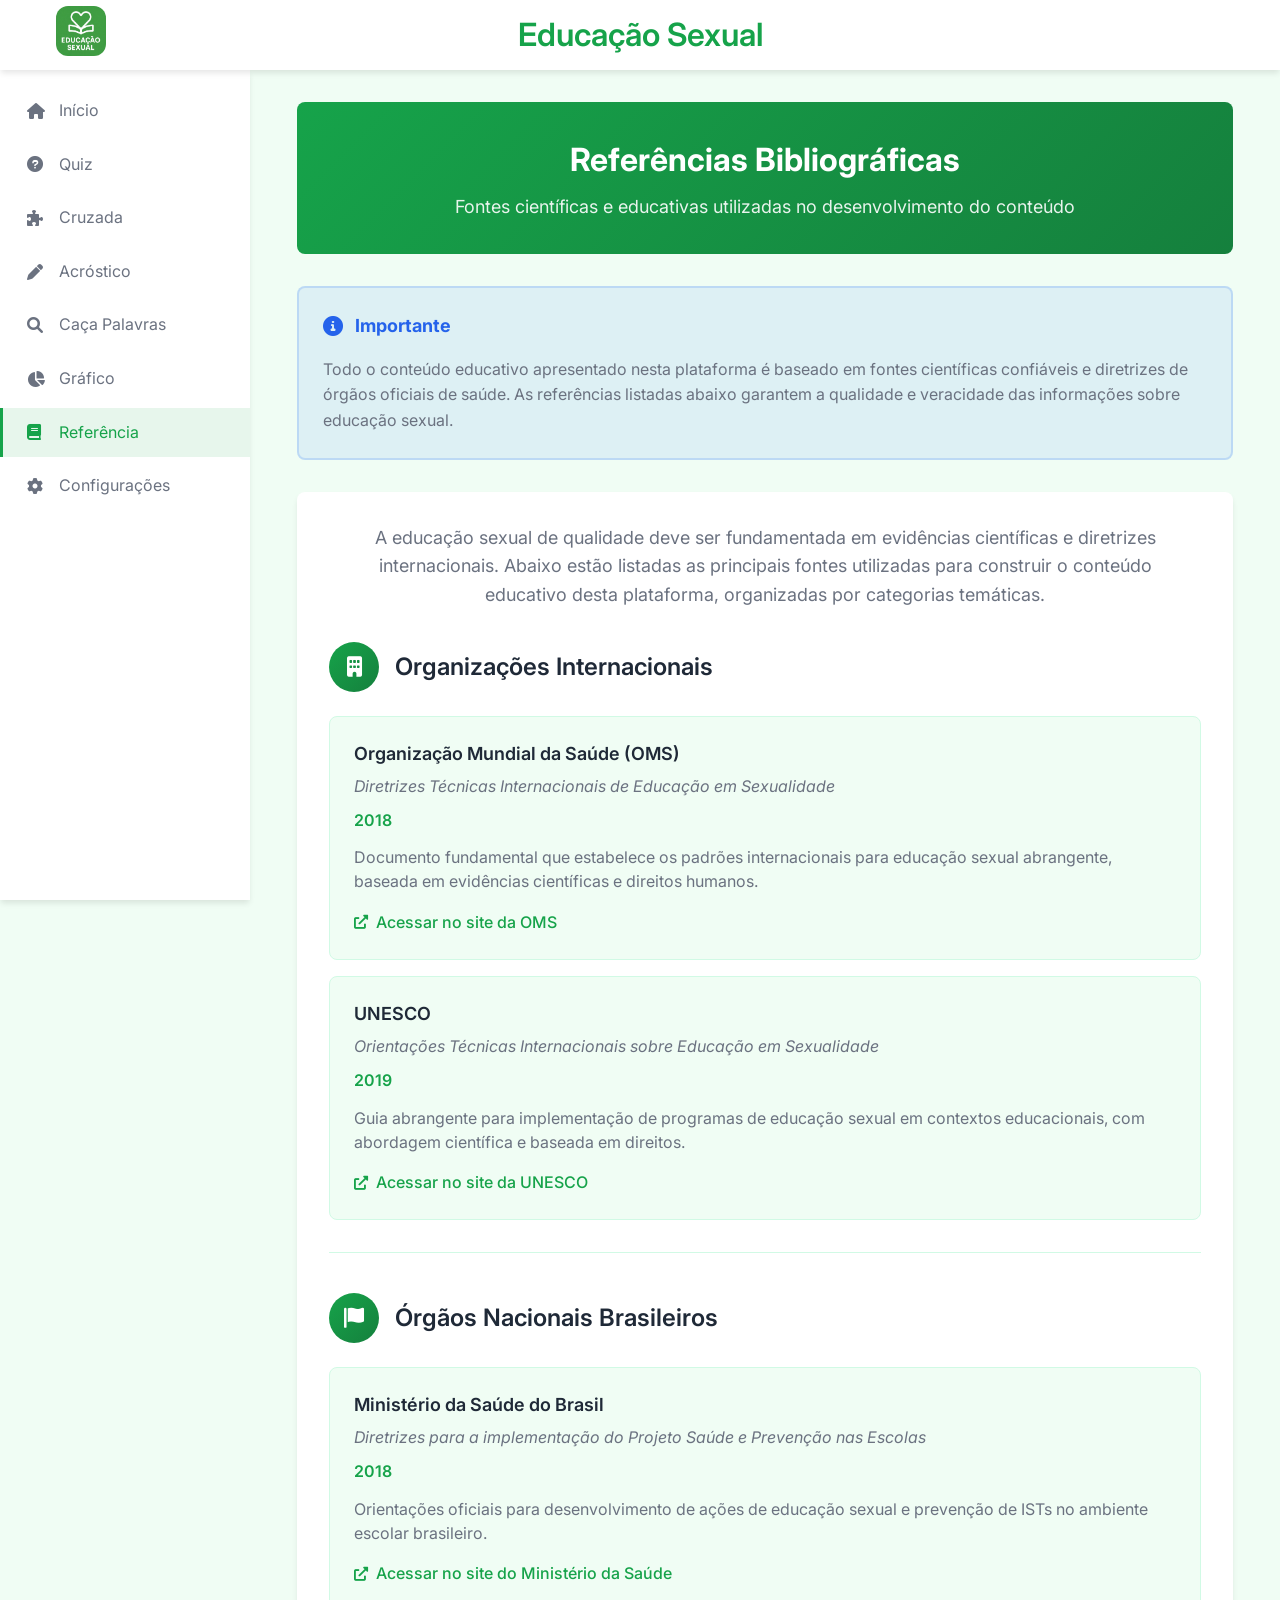
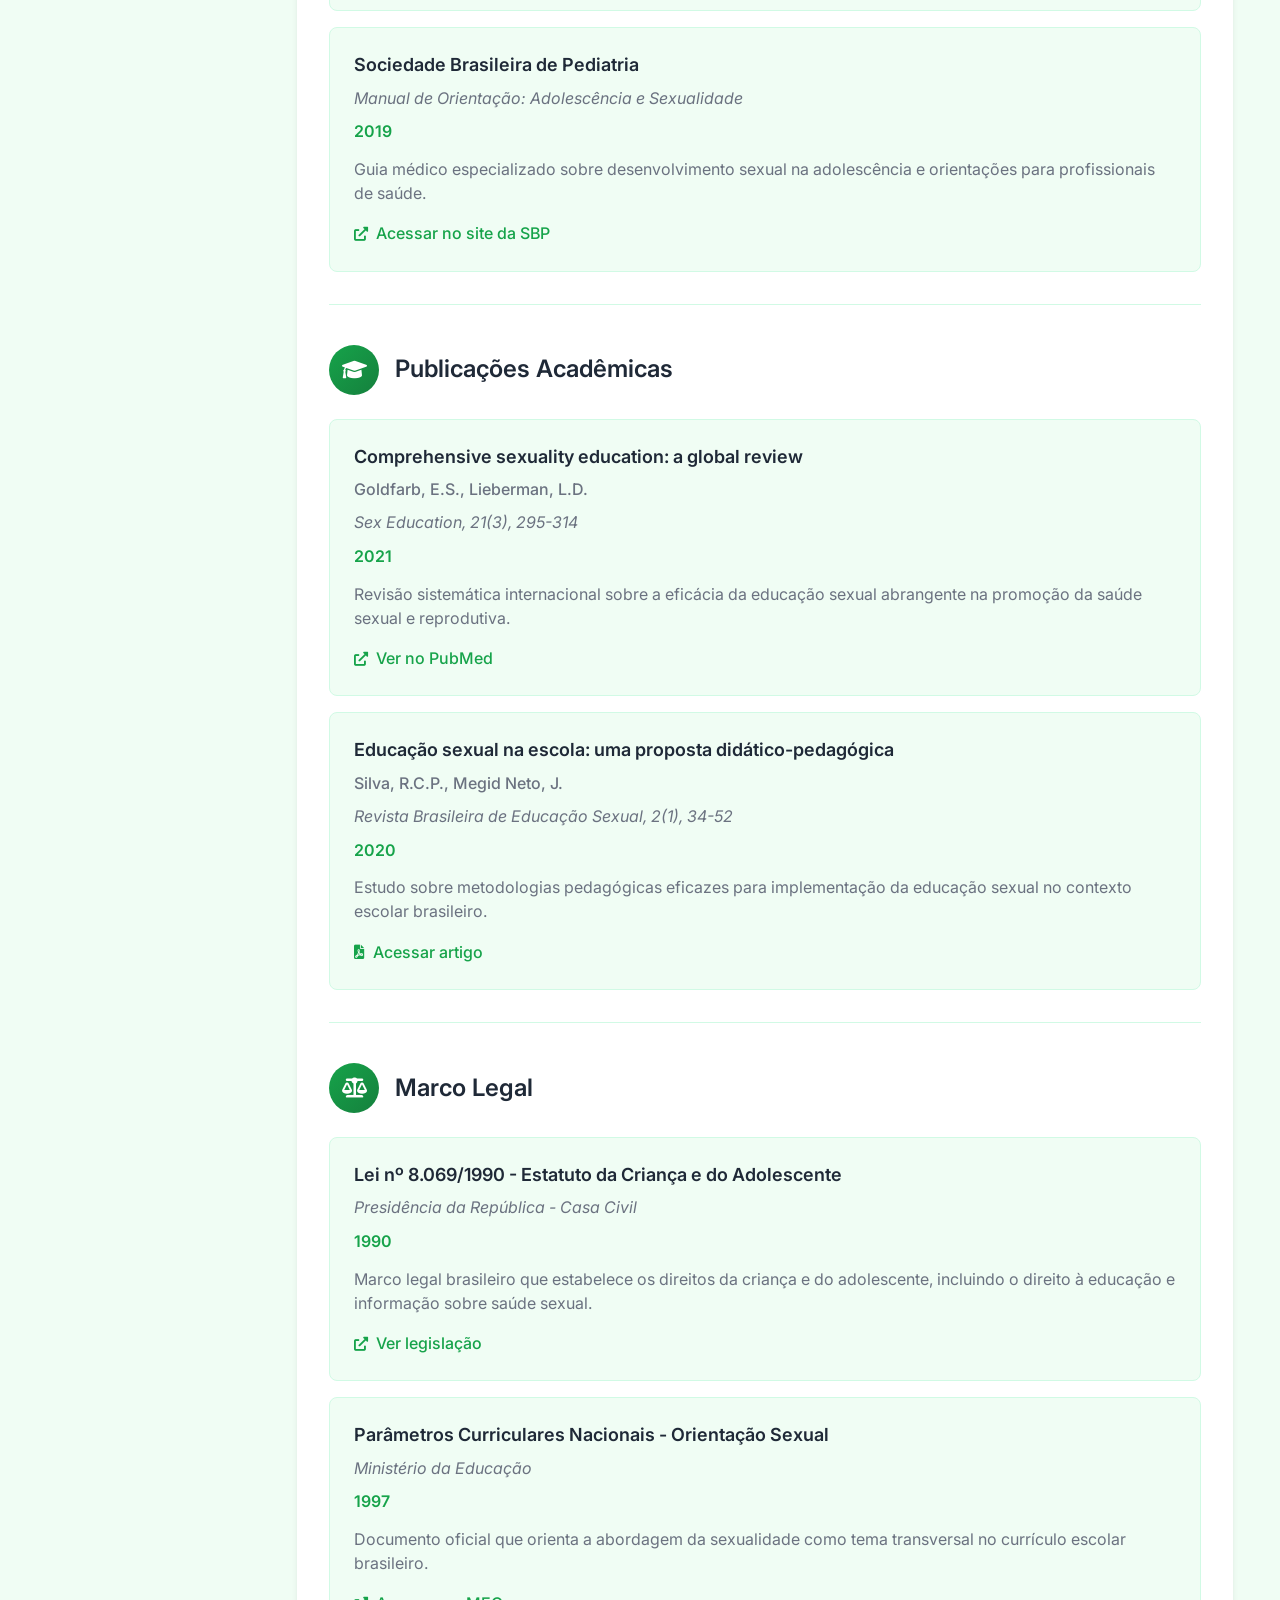
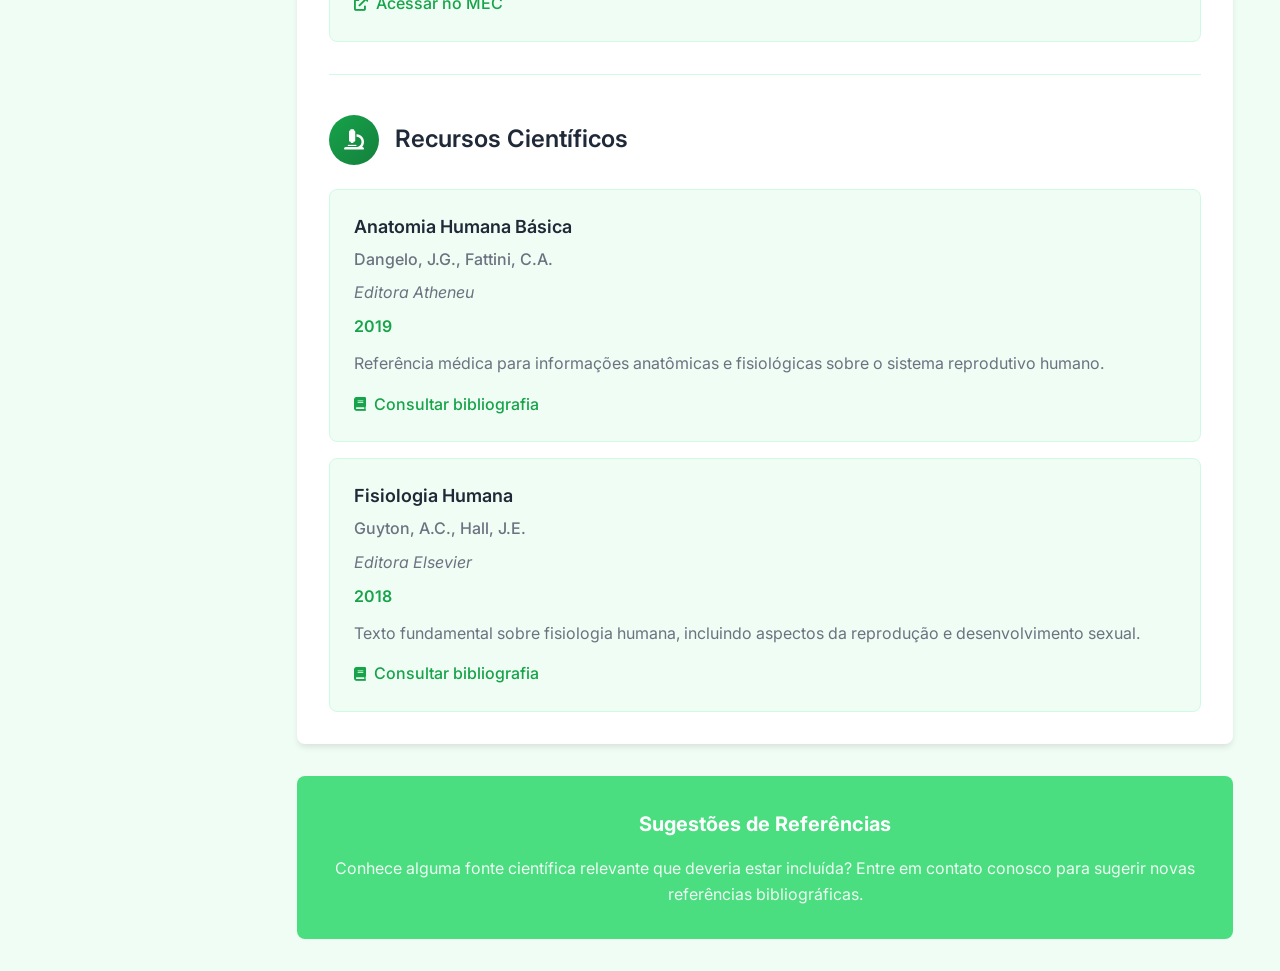
<file: pages/references.html>
<!DOCTYPE html>
<html lang="pt-BR">
<head>
    <meta charset="UTF-8">
    <meta name="viewport" content="width=device-width, initial-scale=1.0">
    <title>Referências - Educação Sexual</title>
    <link rel="stylesheet" href="../styles/main.css">
    <link rel="stylesheet" href="../styles/responsive.css">
    <link href="https://cdnjs.cloudflare.com/ajax/libs/font-awesome/6.0.0/css/all.min.css" rel="stylesheet">
    <link href="https://fonts.googleapis.com/css2?family=Inter:wght@300;400;500;600;700&display=swap" rel="stylesheet">
    <style>
        .references-container {
            max-width: 1000px;
            margin: 0 auto;
            padding: 2rem;
        }

        .references-header {
            background: linear-gradient(135deg, var(--primary-color), var(--primary-dark));
            color: white;
            padding: 2rem;
            border-radius: var(--border-radius);
            margin-bottom: 2rem;
            text-align: center;
        }

        .references-header h1 {
            font-size: 2rem;
            margin-bottom: 0.5rem;
        }

        .references-header p {
            opacity: 0.9;
            font-size: 1.125rem;
        }

        .references-content {
            background: var(--surface-color);
            padding: 2rem;
            border-radius: var(--border-radius);
            box-shadow: var(--shadow-md);
            margin-bottom: 2rem;
        }

        .references-intro {
            color: var(--text-secondary);
            font-size: 1.125rem;
            line-height: 1.6;
            margin-bottom: 2rem;
            text-align: center;
            max-width: 800px;
            margin-left: auto;
            margin-right: auto;
        }

        .references-categories {
            display: flex;
            flex-direction: column;
            gap: 2.5rem;
        }

        .reference-category {
            border-bottom: 1px solid var(--border-color);
            padding-bottom: 2rem;
        }

        .reference-category:last-child {
            border-bottom: none;
            padding-bottom: 0;
        }

        .category-header {
            display: flex;
            align-items: center;
            gap: 1rem;
            margin-bottom: 1.5rem;
        }

        .category-icon {
            width: 50px;
            height: 50px;
            background: linear-gradient(135deg, var(--primary-color), var(--primary-dark));
            border-radius: 50%;
            display: flex;
            align-items: center;
            justify-content: center;
            flex-shrink: 0;
        }

        .category-icon i {
            font-size: 1.25rem;
            color: white;
        }

        .category-title {
            font-size: 1.5rem;
            font-weight: 600;
            color: var(--text-primary);
            margin: 0;
        }

        .references-list {
            display: flex;
            flex-direction: column;
            gap: 1rem;
        }

        .reference-item {
            background: var(--background-color);
            border: 1px solid var(--border-color);
            border-radius: var(--border-radius);
            padding: 1.5rem;
            transition: var(--transition);
        }

        .reference-item:hover {
            box-shadow: var(--shadow-md);
            transform: translateY(-2px);
        }

        .reference-title {
            font-size: 1.125rem;
            font-weight: 600;
            color: var(--text-primary);
            margin-bottom: 0.5rem;
            line-height: 1.4;
        }

        .reference-authors {
            color: var(--text-secondary);
            font-weight: 500;
            margin-bottom: 0.5rem;
        }

        .reference-publication {
            color: var(--text-secondary);
            font-style: italic;
            margin-bottom: 0.5rem;
        }

        .reference-year {
            color: var(--primary-color);
            font-weight: 600;
            margin-bottom: 0.75rem;
        }

        .reference-description {
            color: var(--text-secondary);
            line-height: 1.5;
            margin-bottom: 1rem;
        }

        .reference-link {
            display: inline-flex;
            align-items: center;
            gap: 0.5rem;
            color: var(--primary-color);
            text-decoration: none;
            font-weight: 500;
            transition: var(--transition);
        }

        .reference-link:hover {
            color: var(--primary-dark);
            text-decoration: underline;
        }

        .reference-link i {
            font-size: 0.875rem;
        }

        .disclaimer {
            background: rgba(59, 130, 246, 0.1);
            border: 2px solid rgba(59, 130, 246, 0.2);
            border-radius: var(--border-radius);
            padding: 1.5rem;
            margin-bottom: 2rem;
        }

        .disclaimer-header {
            display: flex;
            align-items: center;
            gap: 0.75rem;
            margin-bottom: 1rem;
        }

        .disclaimer-header i {
            font-size: 1.25rem;
            color: #2563eb;
        }

        .disclaimer-header h3 {
            font-size: 1.125rem;
            color: #2563eb;
            margin: 0;
        }

        .disclaimer p {
            color: var(--text-secondary);
            line-height: 1.6;
            margin: 0;
        }

        .citation-guide {
            background: var(--surface-color);
            padding: 2rem;
            border-radius: var(--border-radius);
            box-shadow: var(--shadow-md);
        }

        .citation-guide h2 {
            font-size: 1.5rem;
            color: var(--text-primary);
            margin-bottom: 1.5rem;
            text-align: center;
            border-bottom: 2px solid var(--border-color);
            padding-bottom: 0.75rem;
        }

        .citation-example {
            background: var(--background-color);
            border: 1px solid var(--border-color);
            border-radius: var(--border-radius);
            padding: 1rem;
            margin: 1rem 0;
            font-family: 'Courier New', monospace;
            font-size: 0.9rem;
            color: var(--text-secondary);
            overflow-x: auto;
        }

        .contact-info {
            background: var(--accent-color);
            color: white;
            padding: 2rem;
            border-radius: var(--border-radius);
            text-align: center;
        }

        .contact-info h3 {
            font-size: 1.25rem;
            margin-bottom: 1rem;
        }

        .contact-info p {
            opacity: 0.9;
            margin-bottom: 0;
        }

        @media (max-width: 768px) {
            .references-container {
                padding: 1rem;
            }

            .references-header {
                padding: 1.5rem;
            }

            .references-header h1 {
                font-size: 1.5rem;
            }

            .references-content {
                padding: 1.5rem;
            }

            .reference-item {
                padding: 1rem;
            }

            .category-header {
                flex-direction: column;
                text-align: center;
            }

            .category-icon {
                align-self: center;
            }

            .citation-guide {
                padding: 1.5rem;
            }

            .citation-example {
                font-size: 0.8rem;
            }
        }
    </style>
</head>
<body>
    <!-- Navigation -->
    <nav class="navbar">
        <div class="nav-container">
            <div class="nav-logo">
                <img src="../assets/logo.jpg" alt="Logo">
            </div>
            <div class="nav-title">
                <h1>Educação Sexual</h1>
            </div>
            <div class="nav-toggle" id="nav-toggle">
                <i class="fas fa-bars"></i>
            </div>
        </div>
    </nav>

    <!-- Sidebar -->
    <aside class="sidebar" id="sidebar">
        <div class="sidebar-content">
            <ul class="sidebar-menu">
                <li><a href="../index.html"><i class="fas fa-home"></i> Início</a></li>
                <li><a href="quiz.html"><i class="fas fa-question-circle"></i> Quiz</a></li>
                <li><a href="crossword.html"><i class="fas fa-puzzle-piece"></i> Cruzada</a></li>
                <li><a href="acrostic.html"><i class="fas fa-pen"></i> Acróstico</a></li>
                <li><a href="wordsearch.html"><i class="fas fa-search"></i> Caça Palavras</a></li>
                <li><a href="charts.html"><i class="fas fa-chart-pie"></i> Gráfico</a></li>
                <li><a href="references.html" class="active"><i class="fas fa-book"></i> Referência</a></li>
                <li><a href="settings.html"><i class="fas fa-cog"></i> Configurações</a></li>
            </ul>
        </div>
    </aside>

    <!-- Main Content -->
    <main class="main-content">
        <div class="references-container">
            <div class="references-header">
                <h1>Referências Bibliográficas</h1>
                <p>Fontes científicas e educativas utilizadas no desenvolvimento do conteúdo</p>
            </div>

            <div class="disclaimer">
                <div class="disclaimer-header">
                    <i class="fas fa-info-circle"></i>
                    <h3>Importante</h3>
                </div>
                <p>
                    Todo o conteúdo educativo apresentado nesta plataforma é baseado em fontes científicas confiáveis e diretrizes de órgãos oficiais de saúde. 
                    As referências listadas abaixo garantem a qualidade e veracidade das informações sobre educação sexual.
                </p>
            </div>

            <div class="references-content">
                <div class="references-intro">
                    <p>
                        A educação sexual de qualidade deve ser fundamentada em evidências científicas e diretrizes internacionais. 
                        Abaixo estão listadas as principais fontes utilizadas para construir o conteúdo educativo desta plataforma, 
                        organizadas por categorias temáticas.
                    </p>
                </div>

                <div class="references-categories">
                    <!-- Organizational References -->
                    <div class="reference-category">
                        <div class="category-header">
                            <div class="category-icon">
                                <i class="fas fa-building"></i>
                            </div>
                            <h2 class="category-title">Organizações Internacionais</h2>
                        </div>
                        <div class="references-list">
                            <div class="reference-item">
                                <div class="reference-title">Organização Mundial da Saúde (OMS)</div>
                                <div class="reference-publication">Diretrizes Técnicas Internacionais de Educação em Sexualidade</div>
                                <div class="reference-year">2018</div>
                                <div class="reference-description">
                                    Documento fundamental que estabelece os padrões internacionais para educação sexual abrangente, 
                                    baseada em evidências científicas e direitos humanos.
                                </div>
                                <a href="https://www.who.int" class="reference-link" target="_blank" rel="noopener">
                                    <i class="fas fa-external-link-alt"></i>
                                    Acessar no site da OMS
                                </a>
                            </div>
                            <div class="reference-item">
                                <div class="reference-title">UNESCO</div>
                                <div class="reference-publication">Orientações Técnicas Internacionais sobre Educação em Sexualidade</div>
                                <div class="reference-year">2019</div>
                                <div class="reference-description">
                                    Guia abrangente para implementação de programas de educação sexual em contextos educacionais, 
                                    com abordagem científica e baseada em direitos.
                                </div>
                                <a href="https://www.unesco.org" class="reference-link" target="_blank" rel="noopener">
                                    <i class="fas fa-external-link-alt"></i>
                                    Acessar no site da UNESCO
                                </a>
                            </div>
                        </div>
                    </div>

                    <!-- National References -->
                    <div class="reference-category">
                        <div class="category-header">
                            <div class="category-icon">
                                <i class="fas fa-flag"></i>
                            </div>
                            <h2 class="category-title">Órgãos Nacionais Brasileiros</h2>
                        </div>
                        <div class="references-list">
                            <div class="reference-item">
                                <div class="reference-title">Ministério da Saúde do Brasil</div>
                                <div class="reference-publication">Diretrizes para a implementação do Projeto Saúde e Prevenção nas Escolas</div>
                                <div class="reference-year">2018</div>
                                <div class="reference-description">
                                    Orientações oficiais para desenvolvimento de ações de educação sexual e prevenção de ISTs no ambiente escolar brasileiro.
                                </div>
                                <a href="https://www.gov.br/saude" class="reference-link" target="_blank" rel="noopener">
                                    <i class="fas fa-external-link-alt"></i>
                                    Acessar no site do Ministério da Saúde
                                </a>
                            </div>
                            <div class="reference-item">
                                <div class="reference-title">Sociedade Brasileira de Pediatria</div>
                                <div class="reference-publication">Manual de Orientação: Adolescência e Sexualidade</div>
                                <div class="reference-year">2019</div>
                                <div class="reference-description">
                                    Guia médico especializado sobre desenvolvimento sexual na adolescência e orientações para profissionais de saúde.
                                </div>
                                <a href="https://www.sbp.com.br" class="reference-link" target="_blank" rel="noopener">
                                    <i class="fas fa-external-link-alt"></i>
                                    Acessar no site da SBP
                                </a>
                            </div>
                        </div>
                    </div>

                    <!-- Academic References -->
                    <div class="reference-category">
                        <div class="category-header">
                            <div class="category-icon">
                                <i class="fas fa-graduation-cap"></i>
                            </div>
                            <h2 class="category-title">Publicações Acadêmicas</h2>
                        </div>
                        <div class="references-list">
                            <div class="reference-item">
                                <div class="reference-title">Comprehensive sexuality education: a global review</div>
                                <div class="reference-authors">Goldfarb, E.S., Lieberman, L.D.</div>
                                <div class="reference-publication">Sex Education, 21(3), 295-314</div>
                                <div class="reference-year">2021</div>
                                <div class="reference-description">
                                    Revisão sistemática internacional sobre a eficácia da educação sexual abrangente na promoção da saúde sexual e reprodutiva.
                                </div>
                                <a href="https://pubmed.ncbi.nlm.nih.gov" class="reference-link" target="_blank" rel="noopener">
                                    <i class="fas fa-external-link-alt"></i>
                                    Ver no PubMed
                                </a>
                            </div>
                            <div class="reference-item">
                                <div class="reference-title">Educação sexual na escola: uma proposta didático-pedagógica</div>
                                <div class="reference-authors">Silva, R.C.P., Megid Neto, J.</div>
                                <div class="reference-publication">Revista Brasileira de Educação Sexual, 2(1), 34-52</div>
                                <div class="reference-year">2020</div>
                                <div class="reference-description">
                                    Estudo sobre metodologias pedagógicas eficazes para implementação da educação sexual no contexto escolar brasileiro.
                                </div>
                                <a href="#" class="reference-link">
                                    <i class="fas fa-file-pdf"></i>
                                    Acessar artigo
                                </a>
                            </div>
                        </div>
                    </div>

                    <!-- Legal References -->
                    <div class="reference-category">
                        <div class="category-header">
                            <div class="category-icon">
                                <i class="fas fa-balance-scale"></i>
                            </div>
                            <h2 class="category-title">Marco Legal</h2>
                        </div>
                        <div class="references-list">
                            <div class="reference-item">
                                <div class="reference-title">Lei nº 8.069/1990 - Estatuto da Criança e do Adolescente</div>
                                <div class="reference-publication">Presidência da República - Casa Civil</div>
                                <div class="reference-year">1990</div>
                                <div class="reference-description">
                                    Marco legal brasileiro que estabelece os direitos da criança e do adolescente, incluindo o direito à educação e informação sobre saúde sexual.
                                </div>
                                <a href="http://www.planalto.gov.br" class="reference-link" target="_blank" rel="noopener">
                                    <i class="fas fa-external-link-alt"></i>
                                    Ver legislação
                                </a>
                            </div>
                            <div class="reference-item">
                                <div class="reference-title">Parâmetros Curriculares Nacionais - Orientação Sexual</div>
                                <div class="reference-publication">Ministério da Educação</div>
                                <div class="reference-year">1997</div>
                                <div class="reference-description">
                                    Documento oficial que orienta a abordagem da sexualidade como tema transversal no currículo escolar brasileiro.
                                </div>
                                <a href="http://portal.mec.gov.br" class="reference-link" target="_blank" rel="noopener">
                                    <i class="fas fa-external-link-alt"></i>
                                    Acessar no MEC
                                </a>
                            </div>
                        </div>
                    </div>

                    <!-- Scientific Resources -->
                    <div class="reference-category">
                        <div class="category-header">
                            <div class="category-icon">
                                <i class="fas fa-microscope"></i>
                            </div>
                            <h2 class="category-title">Recursos Científicos</h2>
                        </div>
                        <div class="references-list">
                            <div class="reference-item">
                                <div class="reference-title">Anatomia Humana Básica</div>
                                <div class="reference-authors">Dangelo, J.G., Fattini, C.A.</div>
                                <div class="reference-publication">Editora Atheneu</div>
                                <div class="reference-year">2019</div>
                                <div class="reference-description">
                                    Referência médica para informações anatômicas e fisiológicas sobre o sistema reprodutivo humano.
                                </div>
                                <a href="#" class="reference-link">
                                    <i class="fas fa-book"></i>
                                    Consultar bibliografia
                                </a>
                            </div>
                            <div class="reference-item">
                                <div class="reference-title">Fisiologia Humana</div>
                                <div class="reference-authors">Guyton, A.C., Hall, J.E.</div>
                                <div class="reference-publication">Editora Elsevier</div>
                                <div class="reference-year">2018</div>
                                <div class="reference-description">
                                    Texto fundamental sobre fisiologia humana, incluindo aspectos da reprodução e desenvolvimento sexual.
                                </div>
                                <a href="#" class="reference-link">
                                    <i class="fas fa-book"></i>
                                    Consultar bibliografia
                                </a>
                            </div>
                        </div>
                    </div>
                </div>
            </div>

            <div class="contact-info">
                <h3>Sugestões de Referências</h3>
                <p>
                    Conhece alguma fonte científica relevante que deveria estar incluída? 
                    Entre em contato conosco para sugerir novas referências bibliográficas.
                </p>
            </div>
        </div>
    </main>

    <script src="../js/storage.js"></script>
    <script src="../js/main.js"></script>
</body>
</html>
</file>
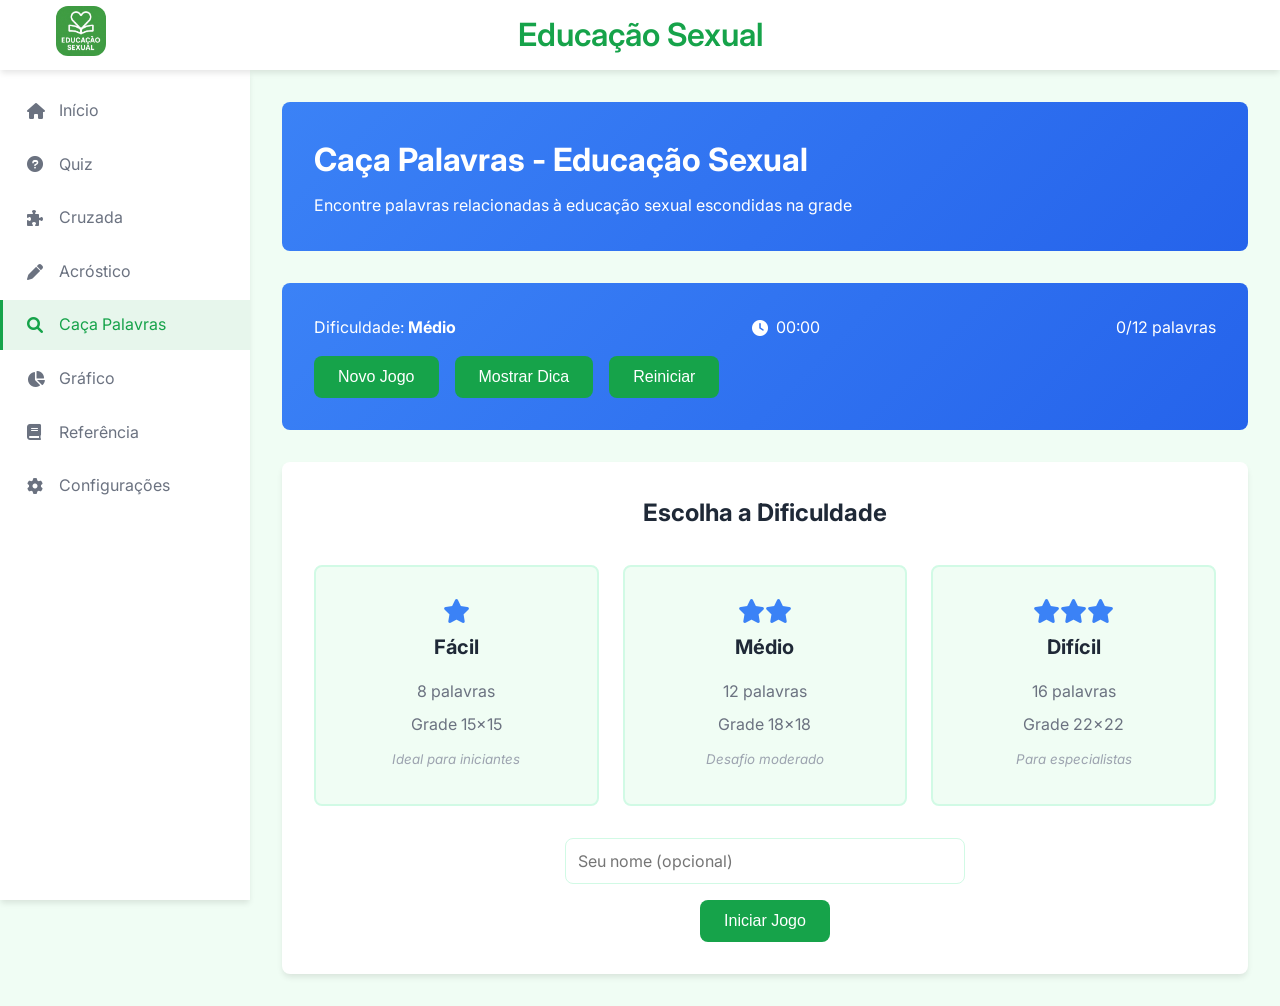
<file: pages/wordsearch.html>
<!DOCTYPE html>
<html lang="pt-BR">
<head>
    <meta charset="UTF-8">
    <meta name="viewport" content="width=device-width, initial-scale=1.0">
    <title>Caça Palavras - Educação Sexual</title>
    <link rel="stylesheet" href="../styles/main.css">
    <link rel="stylesheet" href="../styles/responsive.css">
    <link href="https://cdnjs.cloudflare.com/ajax/libs/font-awesome/6.0.0/css/all.min.css" rel="stylesheet">
    <link href="https://fonts.googleapis.com/css2?family=Inter:wght@300;400;500;600;700&display=swap" rel="stylesheet">
    <style>
        .wordsearch-container {
            max-width: 1400px;
            margin: 0 auto;
            padding: 2rem;
        }

        .wordsearch-header {
            background: linear-gradient(135deg, var(--info-color, #3b82f6), #2563eb);
            color: white;
            padding: 2rem;
            border-radius: var(--border-radius);
            margin-bottom: 2rem;
        }

        .wordsearch-header h1 {
            font-size: 2rem;
            margin-bottom: 0.5rem;
        }

        .game-info {
            display: flex;
            justify-content: space-between;
            align-items: center;
            margin-bottom: 1rem;
            flex-wrap: wrap;
            gap: 1rem;
        }

        .game-info > div {
            display: flex;
            align-items: center;
            gap: 0.5rem;
        }

        .game-controls {
            display: flex;
            gap: 1rem;
            flex-wrap: wrap;
        }

        .difficulty-selection {
            background: var(--surface-color);
            padding: 2rem;
            border-radius: var(--border-radius);
            box-shadow: var(--shadow-md);
            text-align: center;
        }

        .difficulty-selection h3 {
            font-size: 1.5rem;
            color: var(--text-primary);
            margin-bottom: 2rem;
        }

        .difficulty-options {
            display: grid;
            grid-template-columns: repeat(auto-fit, minmax(250px, 1fr));
            gap: 1.5rem;
            margin-bottom: 2rem;
        }

        .difficulty-card {
            background: var(--background-color);
            border: 2px solid var(--border-color);
            border-radius: var(--border-radius);
            padding: 2rem;
            cursor: pointer;
            transition: var(--transition);
            text-align: center;
        }

        .difficulty-card:hover,
        .difficulty-card.selected {
            border-color: var(--info-color, #3b82f6);
            background: rgba(59, 130, 246, 0.05);
        }

        .difficulty-card i {
            font-size: 1.5rem;
            color: var(--info-color, #3b82f6);
            margin-bottom: 0.5rem;
        }

        .difficulty-card h4 {
            font-size: 1.25rem;
            color: var(--text-primary);
            margin-bottom: 1rem;
        }

        .difficulty-card p {
            color: var(--text-secondary);
            margin-bottom: 0.5rem;
        }

        .difficulty-card small {
            color: var(--text-light);
            font-style: italic;
        }

        .player-name-section {
            max-width: 400px;
            margin: 0 auto;
        }

        .player-name-section input {
            margin-bottom: 1rem;
        }

        .game-layout {
            display: grid;
            grid-template-columns: 1fr 350px;
            gap: 2rem;
            align-items: start;
        }

        .grid-section {
            background: var(--surface-color);
            padding: 2rem;
            border-radius: var(--border-radius);
            box-shadow: var(--shadow-md);
        }

        .grid-container {
            display: flex;
            justify-content: center;
        }

        .wordsearch-grid {
            display: grid;
            gap: 1px;
            background: var(--border-color);
            border: 2px solid var(--border-color);
            border-radius: var(--border-radius);
            overflow: hidden;
            user-select: none;
        }

        .grid-cell {
            width: 32px;
            height: 32px;
            display: flex;
            align-items: center;
            justify-content: center;
            background: var(--surface-color);
            font-size: 0.875rem;
            font-weight: 600;
            color: var(--text-primary);
            cursor: pointer;
            transition: var(--transition);
        }

        .grid-cell:hover {
            background: rgba(59, 130, 246, 0.1);
        }

        .grid-cell.selected {
            background: rgba(59, 130, 246, 0.3);
            color: white;
        }

        .grid-cell.found {
            background: rgba(16, 185, 129, 0.3);
            color: var(--accent-color);
        }

        .grid-cell.hint {
            background: rgba(245, 158, 11, 0.4);
            animation: pulse 1s infinite;
        }

        @keyframes pulse {
            0%, 100% { transform: scale(1); }
            50% { transform: scale(1.1); }
        }

        .words-section {
            background: var(--surface-color);
            padding: 2rem;
            border-radius: var(--border-radius);
            box-shadow: var(--shadow-md);
            height: fit-content;
        }

        .words-section h4 {
            font-size: 1.25rem;
            color: var(--text-primary);
            margin-bottom: 1.5rem;
            text-align: center;
            border-bottom: 2px solid var(--border-color);
            padding-bottom: 0.5rem;
        }

        .words-list {
            display: flex;
            flex-direction: column;
            gap: 0.5rem;
            margin-bottom: 2rem;
        }

        .word-item {
            background: var(--background-color);
            padding: 0.75rem;
            border-radius: var(--border-radius);
            border-left: 3px solid var(--border-color);
            transition: var(--transition);
            display: flex;
            align-items: center;
            justify-content: space-between;
        }

        .word-item.found {
            border-left-color: var(--accent-color);
            background: rgba(16, 185, 129, 0.1);
            color: var(--accent-color);
        }

        .word-item.found .word-text {
            text-decoration: line-through;
        }

        .word-text {
            font-weight: 500;
            color: var(--text-primary);
        }

        .word-item.found .word-text {
            color: var(--accent-color);
        }

        .word-item i {
            color: var(--accent-color);
        }

        .game-stats {
            background: var(--background-color);
            padding: 1.5rem;
            border-radius: var(--border-radius);
            border-top: 3px solid var(--info-color, #3b82f6);
        }

        .stat-item {
            display: flex;
            align-items: center;
            gap: 0.75rem;
            margin-bottom: 0.75rem;
        }

        .stat-item:last-child {
            margin-bottom: 0;
        }

        .stat-item i {
            color: var(--info-color, #3b82f6);
            width: 20px;
        }

        .stat-item span {
            color: var(--text-secondary);
        }

        .completion-modal {
            position: fixed;
            top: 0;
            left: 0;
            width: 100%;
            height: 100%;
            background: rgba(0, 0, 0, 0.8);
            display: flex;
            align-items: center;
            justify-content: center;
            z-index: 2000;
        }

        .modal-overlay {
            position: absolute;
            top: 0;
            left: 0;
            width: 100%;
            height: 100%;
        }

        .modal-content {
            position: relative;
            background: var(--surface-color);
            padding: 3rem;
            border-radius: var(--border-radius);
            max-width: 500px;
            width: 90%;
            text-align: center;
            box-shadow: var(--shadow-lg);
        }

        .completion-header {
            margin-bottom: 2rem;
        }

        .completion-header h3 {
            font-size: 2rem;
            color: var(--text-primary);
            margin-bottom: 1rem;
        }

        .completion-header i {
            font-size: 3rem;
            color: var(--secondary-color);
        }

        .completion-stats {
            margin-bottom: 2rem;
        }

        .stat-group {
            display: flex;
            flex-direction: column;
            gap: 1rem;
        }

        .completion-stats .stat-item {
            background: var(--background-color);
            padding: 1rem;
            border-radius: var(--border-radius);
            justify-content: space-between;
        }

        .completion-actions {
            display: flex;
            gap: 1rem;
            justify-content: center;
            flex-wrap: wrap;
        }

        .word-found-feedback {
            position: fixed;
            top: 50%;
            left: 50%;
            transform: translate(-50%, -50%);
            background: var(--accent-color);
            color: white;
            padding: 1rem 2rem;
            border-radius: var(--border-radius);
            font-weight: 600;
            font-size: 1.125rem;
            z-index: 1500;
            opacity: 0;
            transition: var(--transition);
            display: flex;
            align-items: center;
            gap: 0.5rem;
        }

        .word-found-feedback.show {
            opacity: 1;
        }

        .word-found-feedback i {
            font-size: 1.25rem;
        }

        .hidden {
            display: none;
        }

        @media (max-width: 1024px) {
            .game-layout {
                grid-template-columns: 1fr;
            }

            .words-section {
                order: -1;
            }
        }

        @media (max-width: 768px) {
            .wordsearch-container {
                padding: 1rem;
            }

            .wordsearch-header {
                padding: 1.5rem;
            }

            .wordsearch-header h1 {
                font-size: 1.5rem;
            }

            .game-info {
                flex-direction: column;
                align-items: flex-start;
            }

            .game-controls {
                width: 100%;
            }

            .game-controls .btn {
                flex: 1;
                min-width: 0;
            }

            .difficulty-options {
                grid-template-columns: 1fr;
            }

            .grid-section,
            .words-section {
                padding: 1rem;
            }

            .grid-cell {
                width: 24px;
                height: 24px;
                font-size: 0.75rem;
            }

            .completion-actions {
                flex-direction: column;
            }

            .completion-actions .btn {
                width: 100%;
            }

            .modal-content {
                padding: 2rem;
            }
        }

        @media (max-width: 480px) {
            .grid-cell {
                width: 20px;
                height: 20px;
                font-size: 0.7rem;
            }

            .word-found-feedback {
                font-size: 1rem;
                padding: 0.75rem 1.5rem;
            }
        }
    </style>
</head>
<body>
    <!-- Navigation -->
    <nav class="navbar">
        <div class="nav-container">
            <div class="nav-logo">
                <img src="../assets/logo.jpg" alt="Logo">
            </div>
            <div class="nav-title">
                <h1>Educação Sexual</h1>
            </div>
            <div class="nav-toggle" id="nav-toggle">
                <i class="fas fa-bars"></i>
            </div>
        </div>
    </nav>

    <!-- Sidebar -->
    <aside class="sidebar" id="sidebar">
        <div class="sidebar-content">
            <ul class="sidebar-menu">
                <li><a href="../index.html"><i class="fas fa-home"></i> Início</a></li>
                <li><a href="quiz.html"><i class="fas fa-question-circle"></i> Quiz</a></li>
                <li><a href="crossword.html"><i class="fas fa-puzzle-piece"></i> Cruzada</a></li>
                <li><a href="acrostic.html"><i class="fas fa-pen"></i> Acróstico</a></li>
                <li><a href="wordsearch.html" class="active"><i class="fas fa-search"></i> Caça Palavras</a></li>
                <li><a href="charts.html"><i class="fas fa-chart-pie"></i> Gráfico</a></li>
                <li><a href="references.html"><i class="fas fa-book"></i> Referência</a></li>
                <li><a href="settings.html"><i class="fas fa-cog"></i> Configurações</a></li>
            </ul>
        </div>
    </aside>

    <!-- Main Content -->
    <main class="main-content">
        <div class="wordsearch-container">
            <div class="wordsearch-header">
                <h1>Caça Palavras - Educação Sexual</h1>
                <p>Encontre palavras relacionadas à educação sexual escondidas na grade</p>
            </div>

            <div id="wordsearch-container">
                <!-- Word search game content will be dynamically inserted here -->
            </div>
        </div>
    </main>

    <script src="../js/storage.js"></script>
    <script src="../js/main.js"></script>
    <script src="../js/wordsearch.js"></script>
</body>
</html>
</file>
<file: styles/main.css>
:root {
    --primary-color: #16a34a;
    --primary-dark: #15803d;
    --secondary-color: #0d9488;
    --accent-color: #4ade80;
    --background-color: #f0fdf4;
    --surface-color: #ffffff;
    --text-primary: #1f2937;
    --text-secondary: #6b7280;
    --text-light: #9ca3af;
    --border-color: #d1fae5;
    --shadow-sm: 0 1px 2px 0 rgba(0, 0, 0, 0.05);
    --shadow-md: 0 4px 6px -1px rgba(0, 0, 0, 0.1);
    --shadow-lg: 0 10px 15px -3px rgba(0, 0, 0, 0.1);
    --border-radius: 8px;
    --transition: all 0.3s ease;
}

* {
    margin: 0;
    padding: 0;
    box-sizing: border-box;
}

body {
    font-family: 'Inter', -apple-system, BlinkMacSystemFont, 'Segoe UI', Roboto, sans-serif;
    background-color: var(--background-color);
    color: var(--text-primary);
    line-height: 1.6;
}

/* Navigation */
.navbar {
    background: var(--surface-color);
    box-shadow: var(--shadow-md);
    position: fixed;
    top: 0;
    width: 100%;
    z-index: 1000;
    height: 70px;
}

.nav-container {
    max-width: 1200px;
    margin: 0 auto;
    padding: 0 1rem;
    height: 100%;
    display: flex;
    align-items: center;
    justify-content: space-between;
    position: relative;
}

.nav-logo img {
    height: 50px;
    width: 50px;
    object-fit: cover;
    border-radius: 12px;
}

.nav-title {
    position: absolute;
    left: 50%;
    transform: translateX(-50%);
}

.nav-title h1 {
    font-size: 2rem;
    font-weight: 600;
    color: var(--primary-color);
}

.nav-toggle {
    display: none;
    cursor: pointer;
    width: 46px;
    height: 46px;
    border-radius: 12px;
    background: var(--primary-color);
    color: white;
    font-size: 1.2rem;
    align-items: center;
    justify-content: center;
    flex-shrink: 0;
    transition: var(--transition);
}
.nav-toggle:hover {
    background: var(--primary-dark);
}

/* Sidebar */
.sidebar {
    position: fixed;
    left: 0;
    top: 70px;
    width: 250px;
    height: calc(100vh - 70px);
    background: var(--surface-color);
    box-shadow: var(--shadow-md);
    z-index: 999;
    transition: var(--transition);
}

.sidebar-content {
    padding: 1rem 0;
}

.sidebar-menu {
    list-style: none;
}

.sidebar-menu li {
    margin-bottom: 0.25rem;
}

.sidebar-menu a {
    display: flex;
    align-items: center;
    padding: 0.75rem 1.5rem;
    text-decoration: none;
    color: var(--text-secondary);
    transition: var(--transition);
    border-left: 3px solid transparent;
}

.sidebar-menu a:hover,
.sidebar-menu a.active {
    background: rgba(22, 163, 74, 0.1);
    color: var(--primary-color);
    border-left-color: var(--primary-color);
}

.sidebar-menu a i {
    margin-right: 0.75rem;
    width: 20px;
}

/* Main Content */
.main-content {
    margin-left: 250px;
    margin-top: 70px;
    min-height: calc(100vh - 70px);
    transition: var(--transition);
}

/* Hero Section */
.hero {
    background: linear-gradient(135deg, var(--primary-color), var(--primary-dark));
    color: white;
    padding: 2rem 0;
}

.carousel-container {
    position: relative;
    max-width: 1200px;
    margin: 0 auto;
    padding: 0 1rem;
}

.carousel {
    position: relative;
    height: 400px;
    overflow: hidden;
    border-radius: var(--border-radius);
}

.carousel-slide {
    position: absolute;
    top: 0;
    left: 0;
    width: 100%;
    height: 100%;
    display: flex;
    align-items: center;
    justify-content: space-between;
    padding: 2rem;
    opacity: 0;
    transform: translateX(100%);
    transition: var(--transition);
}

.carousel-slide.active {
    opacity: 1;
    transform: translateX(0);
}

.slide-content {
    flex: 1;
    max-width: 60%;
}

.slide-content h2 {
    font-size: 2.5rem;
    font-weight: 700;
    margin-bottom: 1rem;
}

.slide-content p {
    font-size: 1.25rem;
    opacity: 0.9;
}

.slide-image {
    flex-shrink: 0;
    margin-left: 2rem;
}

.slide-image i {
    font-size: 8rem;
    opacity: 0.3;
}

.carousel-controls {
    position: absolute;
    top: 50%;
    transform: translateY(-50%);
    width: 100%;
    display: flex;
    justify-content: space-between;
    padding: 0 1rem;
    pointer-events: none;
}

.carousel-btn {
    background: rgba(255, 255, 255, 0.2);
    border: none;
    color: white;
    width: 50px;
    height: 50px;
    border-radius: 50%;
    cursor: pointer;
    display: flex;
    align-items: center;
    justify-content: center;
    transition: var(--transition);
    pointer-events: all;
}

.carousel-btn:hover {
    background: rgba(255, 255, 255, 0.3);
}

.carousel-indicators {
    display: flex;
    justify-content: center;
    gap: 0.5rem;
    margin-top: 2rem;
}

.indicator {
    width: 12px;
    height: 12px;
    border-radius: 50%;
    background: rgba(255, 255, 255, 0.3);
    cursor: pointer;
    transition: var(--transition);
}

.indicator.active {
    background: white;
}

/* Content Section */
.content-section {
    padding: 4rem 0;
}

.container {
    max-width: 1200px;
    margin: 0 auto;
    padding: 0 1rem;
}

.section-title {
    font-size: 2.5rem;
    font-weight: 700;
    color: var(--text-primary);
    text-align: center;
    margin-bottom: 3rem;
}

.content-grid {
    display: grid;
    grid-template-columns: repeat(auto-fit, minmax(350px, 1fr));
    gap: 2rem;
    margin-top: 2rem;
}

.content-card {
    background: var(--surface-color);
    border-radius: var(--border-radius);
    padding: 2rem;
    box-shadow: var(--shadow-md);
    transition: var(--transition);
}

.content-card:hover {
    transform: translateY(-5px);
    box-shadow: var(--shadow-lg);
}

.card-icon {
    width: 60px;
    height: 60px;
    background: linear-gradient(135deg, var(--primary-color), var(--primary-dark));
    border-radius: 50%;
    display: flex;
    align-items: center;
    justify-content: center;
    margin-bottom: 1.5rem;
}

.card-icon i {
    font-size: 1.5rem;
    color: white;
}

.content-card h3 {
    font-size: 1.5rem;
    font-weight: 600;
    color: var(--text-primary);
    margin-bottom: 1rem;
}

.content-card p {
    color: var(--text-secondary);
    margin-bottom: 1.5rem;
}

.content-details {
    margin-top: 1.5rem;
    padding-top: 1.5rem;
    border-top: 1px solid var(--border-color);
}

.content-details h4 {
    font-size: 1.125rem;
    font-weight: 600;
    color: var(--text-primary);
    margin-bottom: 0.75rem;
}

.content-details ul {
    list-style: none;
    padding-left: 0;
}

.content-details li {
    padding: 0.5rem 0;
    color: var(--text-secondary);
    position: relative;
    padding-left: 1.5rem;
}

.content-details li::before {
    content: '•';
    color: var(--primary-color);
    position: absolute;
    left: 0;
    font-weight: bold;
}

.content-details li strong {
    color: var(--text-primary);
}

/* Games Preview */
.games-preview {
    background: var(--surface-color);
    padding: 4rem 0;
}

.games-grid {
    display: grid;
    grid-template-columns: repeat(auto-fit, minmax(280px, 1fr));
    gap: 2rem;
    margin-top: 2rem;
}

.game-card {
    background: var(--background-color);
    border-radius: var(--border-radius);
    padding: 2rem;
    text-align: center;
    transition: var(--transition);
    border: 2px solid transparent;
}

.game-card:hover {
    transform: translateY(-5px);
    border-color: var(--primary-color);
}

.game-icon {
    width: 80px;
    height: 80px;
    background: linear-gradient(135deg, var(--secondary-color), #f59e0b);
    border-radius: 50%;
    display: flex;
    align-items: center;
    justify-content: center;
    margin: 0 auto 1.5rem;
}

.game-icon i {
    font-size: 2rem;
    color: white;
}

.game-card h3 {
    font-size: 1.25rem;
    font-weight: 600;
    color: var(--text-primary);
    margin-bottom: 1rem;
}

.game-card p {
    color: var(--text-secondary);
    margin-bottom: 1.5rem;
}

.game-link {
    display: inline-block;
    background: var(--primary-color);
    color: white;
    padding: 0.75rem 1.5rem;
    text-decoration: none;
    border-radius: var(--border-radius);
    font-weight: 500;
    transition: var(--transition);
}

.game-link:hover {
    background: var(--primary-dark);
}

/* Footer */
.footer {
    background: var(--text-primary);
    color: white;
    padding: 3rem 0 1rem;
    margin-top: 4rem;
}

.footer-content {
    display: grid;
    grid-template-columns: repeat(auto-fit, minmax(250px, 1fr));
    gap: 2rem;
    margin-bottom: 2rem;
}

.footer-section h3 {
    font-size: 1.25rem;
    font-weight: 600;
    margin-bottom: 1rem;
    color: var(--primary-color);
}

.footer-section p {
    color: #d1d5db;
    line-height: 1.6;
}

.footer-section ul {
    list-style: none;
}

.footer-section ul li {
    margin-bottom: 0.5rem;
}

.footer-section ul li a {
    color: #d1d5db;
    text-decoration: none;
    transition: var(--transition);
}

.footer-section ul li a:hover {
    color: var(--primary-color);
}

.footer-bottom {
    text-align: center;
    padding-top: 2rem;
    border-top: 1px solid #374151;
    color: #9ca3af;
}

/* Utility Classes */
.hidden {
    display: none;
}

.fade-in {
    animation: fadeIn 0.5s ease-in-out;
}

@keyframes fadeIn {
    from { opacity: 0; transform: translateY(20px); }
    to { opacity: 1; transform: translateY(0); }
}

.loading {
    display: flex;
    align-items: center;
    justify-content: center;
    min-height: 200px;
    color: var(--text-secondary);
}

.loading i {
    margin-right: 0.5rem;
    animation: spin 1s linear infinite;
}

@keyframes spin {
    from { transform: rotate(0deg); }
    to { transform: rotate(360deg); }
}

/* Interactive Elements */
button, .btn {
    background: var(--primary-color);
    color: white;
    border: none;
    padding: 0.75rem 1.5rem;
    border-radius: var(--border-radius);
    font-size: 1rem;
    font-weight: 500;
    cursor: pointer;
    transition: var(--transition);
    display: inline-flex;
    align-items: center;
    justify-content: center;
    gap: 0.5rem;
}

button:hover, .btn:hover {
    background: var(--primary-dark);
}

button:disabled, .btn:disabled {
    background: var(--text-light);
    cursor: not-allowed;
}

input, textarea, select {
    width: 100%;
    padding: 0.75rem;
    border: 1px solid var(--border-color);
    border-radius: var(--border-radius);
    font-size: 1rem;
    font-family: inherit;
    transition: var(--transition);
}

input:focus, textarea:focus, select:focus {
    outline: none;
    border-color: var(--primary-color);
    box-shadow: 0 0 0 3px rgba(22, 163, 74, 0.1);
}

/* Alert and Message Styles */
.alert {
    padding: 1rem;
    border-radius: var(--border-radius);
    margin-bottom: 1rem;
    border-left: 4px solid;
}

.alert-success {
    background: #f0fdf4;
    border-color: var(--accent-color);
    color: #166534;
}

.alert-error {
    background: #fef2f2;
    border-color: #ef4444;
    color: #991b1b;
}

.alert-info {
    background: #eff6ff;
    border-color: var(--primary-color);
    color: #1e40af;
}

.alert-warning {
    background: #fffbeb;
    border-color: var(--secondary-color);
    color: #92400e;
}
</file>
<file: styles/responsive.css>
/* Tablet Styles */
@media (max-width: 1024px) {
    .nav-title h1 {
        font-size: 1.25rem;
    }
    
    .sidebar {
        width: 220px;
    }
    
    .main-content {
        margin-left: 220px;
    }
    
    .content-grid {
        grid-template-columns: repeat(auto-fit, minmax(300px, 1fr));
        gap: 1.5rem;
    }
    
    .slide-content h2 {
        font-size: 2rem;
    }
    
    .slide-content p {
        font-size: 1.125rem;
    }
    
    .slide-image i {
        font-size: 6rem;
    }
}

/* Mobile Styles */
@media (max-width: 768px) {
    .nav-toggle {
        display: flex;
        align-items: center;
        justify-content: center;
        width: 46px;
        height: 46px;
        border-radius: 12px;
        background: #16a34a;
        color: white;
        font-size: 1.2rem;
    }
    
    .nav-title h1 {
        font-size: 1.125rem;
    }
    
    .sidebar {
        transform: translateX(-100%);
        width: 280px;
    }
    
    .sidebar.active {
        transform: translateX(0);
    }
    
    .main-content {
        margin-left: 0;
    }
    
    .main-content.sidebar-open {
        transform: translateX(280px);
    }
    
    .carousel {
        height: 300px;
    }
    
    .carousel-slide {
        flex-direction: column;
        text-align: center;
        padding: 1.5rem;
    }
    
    .slide-content {
        max-width: 100%;
        margin-bottom: 1rem;
    }
    
    .slide-content h2 {
        font-size: 1.75rem;
        margin-bottom: 0.75rem;
    }
    
    .slide-content p {
        font-size: 1rem;
    }
    
    .slide-image {
        margin-left: 0;
    }
    
    .slide-image i {
        font-size: 4rem;
    }
    
    .carousel-controls {
        padding: 0 0.5rem;
    }
    
    .carousel-btn {
        width: 40px;
        height: 40px;
    }
    
    .section-title {
        font-size: 2rem;
        margin-bottom: 2rem;
    }
    
    .content-grid {
        grid-template-columns: 1fr;
        gap: 1.5rem;
    }
    
    .content-card {
        padding: 1.5rem;
    }
    
    .games-grid {
        grid-template-columns: repeat(auto-fit, minmax(250px, 1fr));
        gap: 1.5rem;
    }
    
    .game-card {
        padding: 1.5rem;
    }
    
    .footer-content {
        grid-template-columns: 1fr;
        gap: 1.5rem;
    }
    
    /* Content spacing adjustments */
    .content-section,
    .games-preview {
        padding: 2rem 0;
    }
    
    .container {
        padding: 0 1rem;
    }
}

/* Small Mobile Styles */
@media (max-width: 480px) {
    .nav-container {
        padding: 0 0.75rem;
    }
    
    .nav-title h1 {
        font-size: 1rem;
    }
    
    .sidebar {
        width: 100%;
    }
    
    .main-content.sidebar-open {
        transform: translateX(0);
    }
    
    .carousel {
        height: 250px;
    }
    
    .carousel-slide {
        padding: 1rem;
    }
    
    .slide-content h2 {
        font-size: 1.5rem;
    }
    
    .slide-content p {
        font-size: 0.9rem;
    }
    
    .slide-image i {
        font-size: 3rem;
    }
    
    .section-title {
        font-size: 1.75rem;
    }
    
    .content-card {
        padding: 1.25rem;
    }
    
    .content-card h3 {
        font-size: 1.25rem;
    }
    
    .games-grid {
        grid-template-columns: 1fr;
    }
    
    .game-card {
        padding: 1.25rem;
    }
    
    .game-icon {
        width: 60px;
        height: 60px;
    }
    
    .game-icon i {
        font-size: 1.5rem;
    }
    
    .carousel-indicators {
        margin-top: 1rem;
    }
    
    .indicator {
        width: 8px;
        height: 8px;
    }
}

/* Landscape Orientation */
@media (max-width: 768px) and (orientation: landscape) {
    .carousel {
        height: 200px;
    }
    
    .carousel-slide {
        flex-direction: row;
        text-align: left;
    }
    
    .slide-content {
        max-width: 65%;
    }
    
    .slide-content h2 {
        font-size: 1.5rem;
    }
    
    .slide-image i {
        font-size: 3rem;
    }
}

/* High DPI / Retina Displays */
@media (-webkit-min-device-pixel-ratio: 2), (min-resolution: 2dppx) {
    .nav-logo img,
    .card-icon,
    .game-icon {
        image-rendering: -webkit-optimize-contrast;
        image-rendering: crisp-edges;
    }
}

/* Print Styles */
@media print {
    .navbar,
    .sidebar,
    .carousel-controls,
    .carousel-indicators,
    .game-link,
    .footer {
        display: none;
    }
    
    .main-content {
        margin-left: 0;
        margin-top: 0;
    }
    
    .carousel-slide {
        position: static;
        opacity: 1;
        transform: none;
        page-break-inside: avoid;
    }
    
    .content-card,
    .game-card {
        page-break-inside: avoid;
        margin-bottom: 1rem;
    }
    
    .section-title {
        page-break-after: avoid;
    }
}

/* Accessibility Improvements */
@media (prefers-reduced-motion: reduce) {
    * {
        animation-duration: 0.01ms !important;
        animation-iteration-count: 1 !important;
        transition-duration: 0.01ms !important;
    }
    
    .carousel-slide {
        transition: none;
    }
}

/* Dark Mode Support */
@media (prefers-color-scheme: dark) {
    :root {
        --background-color: #0f172a;
        --surface-color: #1e293b;
        --text-primary: #f8fafc;
        --text-secondary: #cbd5e1;
        --text-light: #64748b;
        --border-color: #334155;
    }
    
    .navbar,
    .sidebar,
    .content-card,
    .game-card {
        background: var(--surface-color);
        border-color: var(--border-color);
    }
    
    .games-preview {
        background: var(--surface-color);
    }
    
    .game-card {
        background: var(--background-color);
    }
}
</file>
